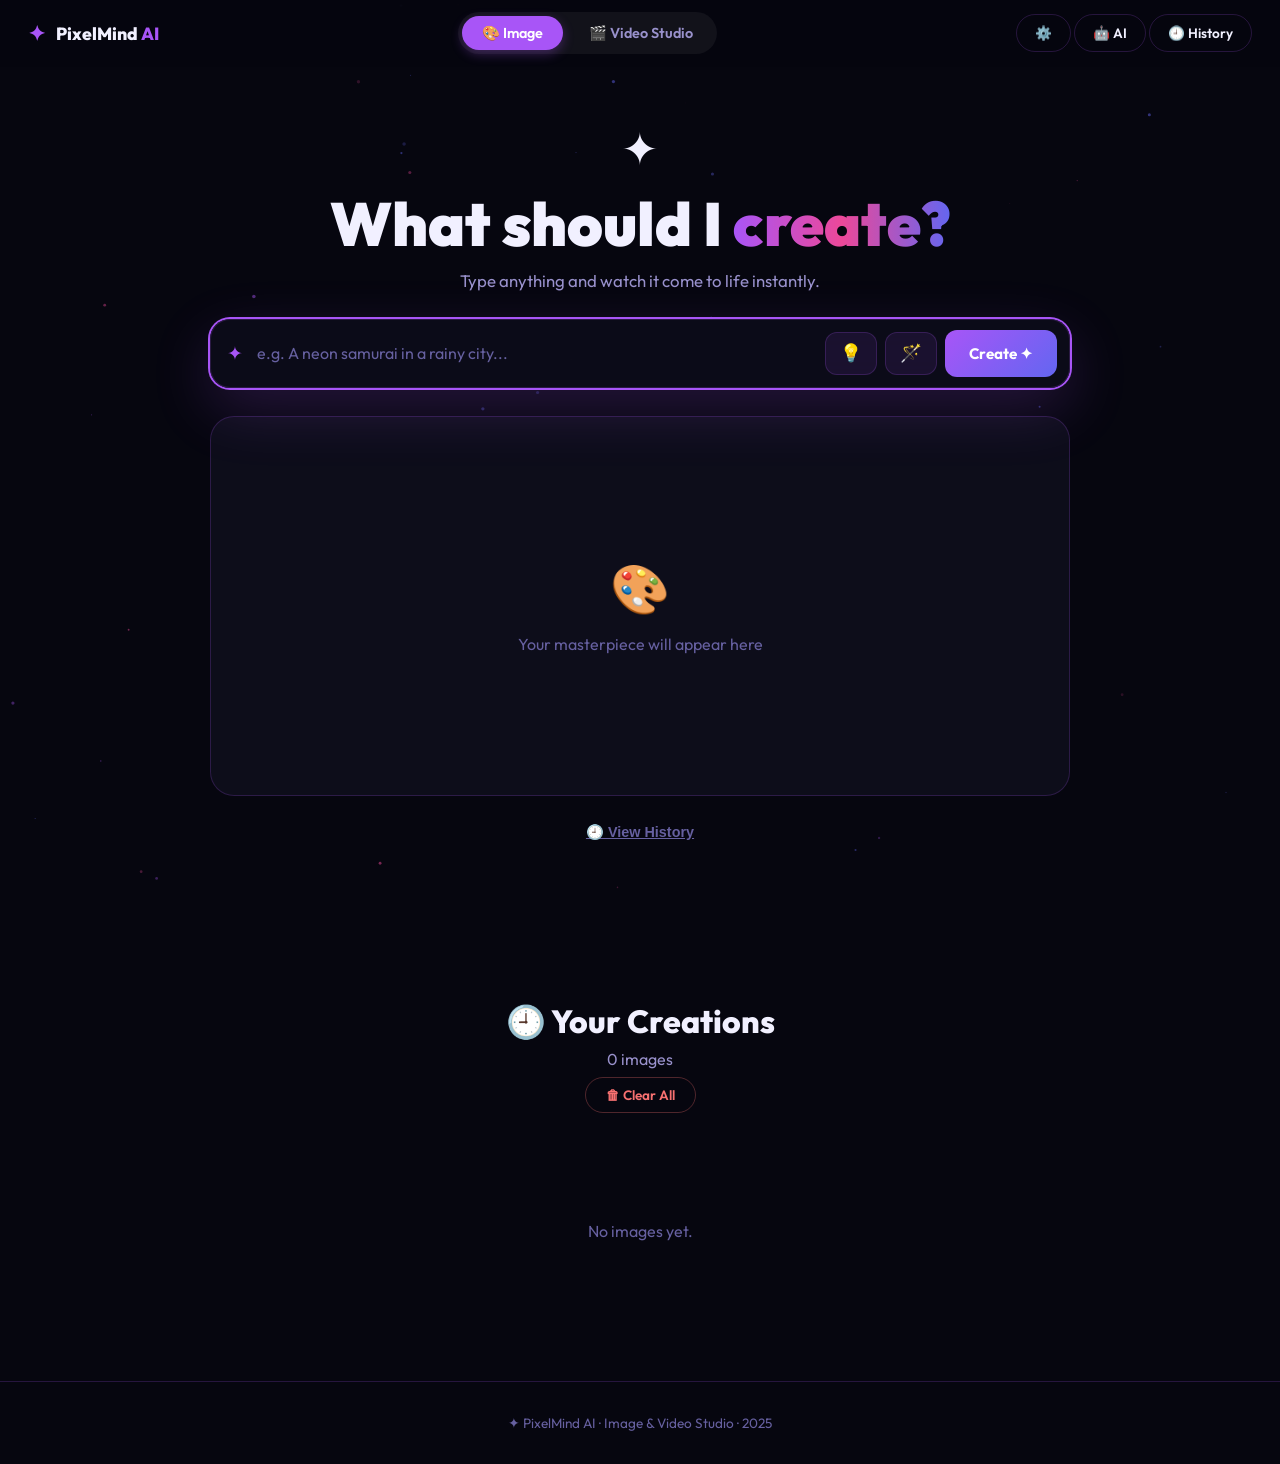
<file: project/index.html>
<!DOCTYPE html>
<html lang="en">
<head>
  <meta charset="UTF-8" />
  <meta name="viewport" content="width=device-width, initial-scale=1.0, maximum-scale=1.0, user-scalable=no" />
  <meta name="theme-color" content="#06060f" />
  <meta name="apple-mobile-web-app-capable" content="yes" />
  <meta name="apple-mobile-web-app-status-bar-style" content="black-translucent" />
  <title>PixelMind AI – Image & Video Studio</title>
  <meta name="description" content="Generate AI images, create animations, upload and edit images and videos with AI filters." />
  <link href="https://fonts.googleapis.com/css2?family=Outfit:wght@300;400;600;700;800;900&display=swap" rel="stylesheet" />
  <link rel="stylesheet" href="style.css" />
</head>
<body>

<!-- PRELOADER -->
<div id="preloader">
  <div class="preloader-inner">
    <div class="preloader-ring"></div>
    <div class="preloader-ring r2"></div>
    <p class="preloader-text">PixelMind AI<span class="dots">...</span></p>
  </div>
</div>

<!-- CANVAS -->
<canvas id="particles-canvas"></canvas>

<!-- TOAST -->
<div id="toast" class="toast"></div>

<!-- NAVBAR -->
<nav id="navbar">
  <div class="nav-logo">
    <span class="logo-icon">✦</span>
    <span>PixelMind <span class="accent">AI</span></span>
  </div>
  <div class="nav-tabs">
    <button class="nav-tab active" id="tab-img" onclick="switchMode('image')">🎨 Image</button>
    <button class="nav-tab" id="tab-vid" onclick="switchMode('video')">🎬 Video Studio</button>
  </div>
  <div class="nav-cta">
    <button class="btn-glow" onclick="openSettings()">⚙️</button>
    <button class="btn-glow" onclick="openAIAssistant()">🤖 AI</button>
    <button class="btn-glow" onclick="scrollToSection('history')">🕘 History</button>
  </div>
</nav>

<!-- ══════════ IMAGE MODE ══════════ -->
<main id="mode-image" class="mode-panel">
  <div class="zen-wrap">
    <div class="zen-header">
      <div class="zen-logo">✦</div>
      <h1>What should I <span class="gradient-text">create?</span></h1>
      <p class="zen-sub">Type anything and watch it come to life instantly.</p>
    </div>

    <div class="zen-box glass-card">
      <span class="zen-icon">✦</span>
      <input type="text" id="main-input" placeholder="e.g. A neon samurai in a rainy city..." autocomplete="off" />
      <div class="btn-group">
        <button id="suggest-btn-img" onclick="suggestPrompt('image')" title="Auto-Suggest">💡</button>
        <button id="magic-btn" onclick="magicExpand()" title="Enhance Prompt">🪄</button>
        <button id="create-btn" onclick="generateImage()">Create ✦</button>
      </div>
    </div>

    <div id="output-area" class="output-area">
      <div id="output-placeholder" class="output-placeholder">
        <div class="placeholder-icon">🎨</div>
        <p>Your masterpiece will appear here</p>
      </div>
      <div id="output-loader" class="output-loader" style="display:none;">
        <div class="spinner"></div>
        <p id="loader-msg">AI is creating your image...</p>
        <div class="progress-track"><div id="progress-bar" class="progress-bar-fill"></div></div>
      </div>
      <img id="output-img" style="display:none;" alt="AI Generated Image" />
    </div>

    <div id="refine-panel" class="refine-panel glass-card" style="display:none;">
      <div class="refine-top">
        <h3>✨ Refine Your Image</h3>
        <div class="refine-actions-top">
          <button class="btn-download" onclick="downloadImage()">⬇ Download</button>
          <button class="btn-share" onclick="shareImage()">🔗 Share</button>
          <button class="btn-close-refine" onclick="document.getElementById('refine-panel').style.display='none'">✕</button>
        </div>
      </div>
      <div class="refine-body">
        <div class="refine-group">
          <label>Dimensions</label>
          <div class="chip-row">
            <button class="chip active" data-size="1024x1024" onclick="selectChip(this,'size')">Square</button>
            <button class="chip" data-size="768x1024" onclick="selectChip(this,'size')">Portrait</button>
            <button class="chip" data-size="1024x768" onclick="selectChip(this,'size')">Landscape</button>
            <button class="chip" data-size="1280x720" onclick="selectChip(this,'size')">Wide 16:9</button>
          </div>
        </div>
        <div class="refine-group">
          <label>Quality</label>
          <div class="chip-row">
            <button class="chip active" data-quality="standard" onclick="selectChip(this,'quality')">Standard</button>
            <button class="chip" data-quality="hd" onclick="selectChip(this,'quality')">HD</button>
            <button class="chip" data-quality="ultra" onclick="selectChip(this,'quality')">4K Ultra</button>
          </div>
        </div>
      </div>
      <button class="btn-regenerate" onclick="generateImage()">⚡ Apply & Regenerate</button>
    </div>

    <button class="btn-view-history" onclick="scrollToSection('history')">🕘 View History</button>
  </div>
</main>

<!-- ══════════ VIDEO STUDIO MODE ══════════ -->
<main id="mode-video" class="mode-panel" style="display:none;">
  <div class="zen-wrap">

    <div class="zen-header">
      <div class="zen-logo">🎬</div>
      <h1>Video <span class="gradient-text">Studio</span></h1>
      <p class="zen-sub">Generate animations or upload & edit your media with AI filters.</p>
    </div>

    <!-- Studio Sub-Tabs -->
    <div class="studio-tabs">
      <button class="studio-tab active" id="stab-gen" onclick="switchStudio('generate')">✨ AI Animation</button>
      <button class="studio-tab" id="stab-edit" onclick="switchStudio('edit')">✏️ Upload & Edit</button>
    </div>

    <!-- ── AI ANIMATION PANEL ── -->
    <div id="studio-generate" class="studio-panel">
      <div class="zen-box glass-card">
      <span class="zen-icon">🎬</span>
      <input type="text" id="video-prompt" placeholder="e.g. A phoenix rising from flames..." autocomplete="off" />
      <div class="btn-group">
        <button id="suggest-btn-vid" onclick="suggestPrompt('video')" title="Auto-Suggest">💡</button>
        <button id="magic-btn-v" onclick="magicExpandVideo()" title="Enhance">🪄</button>
        <button id="voice-btn" onclick="toggleVoice()" title="AI Voice Narration">🎙️</button>
        <button id="anim-btn" onclick="generateAnimation()">Animate ▶</button>
      </div>
      </div>

      <div class="refine-body" style="margin-top:8px;width:100%">
        <div class="refine-group">
          <label>Resolution</label>
          <div class="chip-row">
            <button class="chip active" data-res="720" onclick="selectChip(this,'res')">HD 720p</button>
            <button class="chip" data-res="1080" onclick="selectChip(this,'res')">Full HD 1080p</button>
            <button class="chip" data-res="1440" onclick="selectChip(this,'res')">2K QHD</button>
          </div>
        </div>
        <div class="refine-group">
          <label>Options</label>
          <div class="chip-row">
            <button class="chip active" data-frames="6" onclick="selectChip(this,'frames')">6 Frames</button>
            <button class="chip" data-frames="10" onclick="selectChip(this,'frames')">10 Frames (Epic)</button>
          </div>
        </div>
      </div>

      <!-- Animation Output -->
      <div id="anim-area" class="output-area">
        <div id="anim-placeholder" class="output-placeholder">
          <div class="placeholder-icon">🎬</div>
          <p>Your animation will play here</p>
        </div>
        <div id="anim-loader" class="output-loader" style="display:none;">
          <div class="spinner"></div>
          <p id="anim-loader-msg">Generating frame 0 / 6...</p>
          <div class="progress-track"><div id="anim-progress" class="progress-bar-fill"></div></div>
        </div>
        <div id="anim-player" class="anim-player" style="display:none;">
          <video id="anim-video" controls loop playsinline style="width:100%;border-radius:12px;"></video>
          <div class="anim-controls">
            <button onclick="togglePlay()" id="play-btn">⏸ Pause</button>
            <button onclick="downloadVideoFile()">⬇ Download Video</button>
            <span class="frame-counter" id="anim-duration">10+ sec AI Video</span>
          </div>
        </div>
      </div>
    </div>

    <!-- ── UPLOAD & EDIT PANEL ── -->
    <div id="studio-edit" class="studio-panel" style="display:none;">

      <!-- Drop Zone -->
      <div class="upload-zone glass-card" id="upload-zone"
           onclick="document.getElementById('media-upload').click()"
           ondragover="event.preventDefault();this.classList.add('drag-over')"
           ondragleave="this.classList.remove('drag-over')"
           ondrop="handleDrop(event)">
        <div class="upload-icon">📁</div>
        <p class="upload-title">Drop image or video here</p>
        <p class="upload-sub">or click to browse · JPG, PNG, MP4, WebM, MOV</p>
        <input type="file" id="media-upload" accept="image/*,video/*" style="display:none;" onchange="handleFileSelect(this)" />
      </div>

      <!-- Editor (hidden until upload) -->
      <div id="editor-panel" class="editor-panel" style="display:none;">
        <div class="editor-layout">
          <!-- Preview -->
          <div class="editor-preview glass-card">
            <canvas id="edit-canvas" style="display:none;"></canvas>
            <video id="edit-video" style="display:none;" controls loop playsinline webkit-playsinline></video>
            <div class="editor-overlay-badge" id="media-type-badge"></div>
          </div>

          <!-- Controls -->
          <div class="editor-controls glass-card">
            <h3>🎨 AI Filters</h3>

            <div class="filter-group">
              <div class="filter-presets">
                <button class="preset-btn" onclick="applyPreset('cinematic')">🎬 Cinematic</button>
                <button class="preset-btn" onclick="applyPreset('vintage')">📷 Vintage</button>
                <button class="preset-btn" onclick="applyPreset('cyberpunk')">🌆 Cyberpunk</button>
                <button class="preset-btn" onclick="applyPreset('bw')">⬛ B&W</button>
                <button class="preset-btn" onclick="applyPreset('warm')">🌅 Warm</button>
                <button class="preset-btn" onclick="applyPreset('cool')">❄️ Cool</button>
                <button class="preset-btn" onclick="applyPreset('reset')">↩ Reset</button>
              </div>
            </div>

            <div class="slider-group">
              <div class="slider-row">
                <label>Brightness <span id="v-brightness">100</span>%</label>
                <input type="range" id="f-brightness" min="0" max="200" value="100" oninput="applyFilters()">
              </div>
              <div class="slider-row">
                <label>Contrast <span id="v-contrast">100</span>%</label>
                <input type="range" id="f-contrast" min="0" max="200" value="100" oninput="applyFilters()">
              </div>
              <div class="slider-row">
                <label>Saturation <span id="v-saturation">100</span>%</label>
                <input type="range" id="f-saturation" min="0" max="200" value="100" oninput="applyFilters()">
              </div>
              <div class="slider-row">
                <label>Hue Rotate <span id="v-hue">0</span>°</label>
                <input type="range" id="f-hue" min="0" max="360" value="0" oninput="applyFilters()">
              </div>
              <div class="slider-row">
                <label>Blur <span id="v-blur">0</span>px</label>
                <input type="range" id="f-blur" min="0" max="20" value="0" oninput="applyFilters()">
              </div>
              <div class="slider-row">
                <label>Sepia <span id="v-sepia">0</span>%</label>
                <input type="range" id="f-sepia" min="0" max="100" value="0" oninput="applyFilters()">
              </div>
            </div>

            <div class="editor-actions">
              <button class="btn-download" onclick="downloadEdited()">⬇ Download Edited</button>
              <button class="btn-share" onclick="document.getElementById('upload-zone').click()">📁 New File</button>
            </div>
          </div>
        </div>
      </div>
    </div>

  </div>
</main>

<!-- HISTORY SECTION -->
<section id="history">
  <div class="section-header">
    <h2>🕘 Your Creations</h2>
    <p id="history-count">0 images</p>
    <button class="btn-clear-history" onclick="clearHistory()">🗑 Clear All</button>
  </div>
  <div id="history-grid" class="history-grid">
    <div id="history-empty" class="history-empty">No images yet. Create something!</div>
  </div>
</section>

<!-- ══════════ OPENROUTER SETTINGS MODAL ══════════ -->
<div id="settings-modal" class="modal-overlay" style="display:none;" onclick="if(event.target===this)closeSettings()">
  <div class="modal-box glass-card">
    <button class="modal-close" onclick="closeSettings()">✕</button>
    <div class="modal-logo">⚙️</div>
    <h2>OpenRouter AI Settings</h2>
    <p class="modal-sub">Connect to OpenRouter for AI-powered prompt enhancement and assistant.</p>
    <div class="form-group">
      <label>API Key</label>
      <input type="password" id="or-api-key" placeholder="sk-or-v1-..." />
    </div>
    <div class="form-group">
      <label>Model</label>
      <select id="or-model" class="form-select">
        <option value="mistralai/mistral-7b-instruct:free">Mistral 7B (free)</option>
        <option value="google/gemma-2-9b-it:free">Gemma 2 9B (free)</option>
        <option value="meta-llama/llama-3.1-8b-instruct:free">Llama 3.1 8B (free)</option>
        <option value="openai/gpt-4o-mini">GPT-4o Mini</option>
        <option value="anthropic/claude-3-haiku">Claude 3 Haiku</option>
        <option value="openai/gpt-4o">GPT-4o</option>
        <option value="anthropic/claude-3.5-sonnet">Claude 3.5 Sonnet</option>
      </select>
    </div>
    <button class="btn-generate" onclick="saveOpenRouterSettings()">Save Settings</button>
    <p id="or-status" class="modal-status"></p>
  </div>
</div>

<!-- ══════════ AI ASSISTANT MODAL ══════════ -->
<div id="ai-assistant-modal" class="modal-overlay" style="display:none;" onclick="if(event.target===this)closeAIAssistant()">
  <div class="modal-box glass-card modal-wide">
    <button class="modal-close" onclick="closeAIAssistant()">✕</button>
    <div class="modal-logo">🤖</div>
    <h2>AI Assistant</h2>
    <p class="modal-sub">Brainstorm prompts, get creative ideas, or refine your vision.</p>
    <div class="chat-box" id="chat-box">
      <div class="chat-msg bot">
        <span>Hi! I'm your AI assistant. Tell me what you want to create and I'll help craft the perfect prompt.</span>
      </div>
    </div>
    <div class="chat-input-row">
      <input type="text" id="chat-input" placeholder="e.g. I want a futuristic cityscape..." onkeydown="if(event.key==='Enter')sendChatMessage()" />
      <button class="chat-send-btn" onclick="sendChatMessage()">Send</button>
    </div>
    <div class="chat-actions">
      <button class="btn-glow" onclick="useChatPrompt()">📋 Use as Prompt</button>
      <button class="btn-glow" onclick="clearChat()">🗑 Clear</button>
    </div>
  </div>
</div>

<footer>
  <span>✦ PixelMind AI · Image & Video Studio · 2025</span>
</footer>

<script src="app.js"></script>
</body>
</html>
</file>
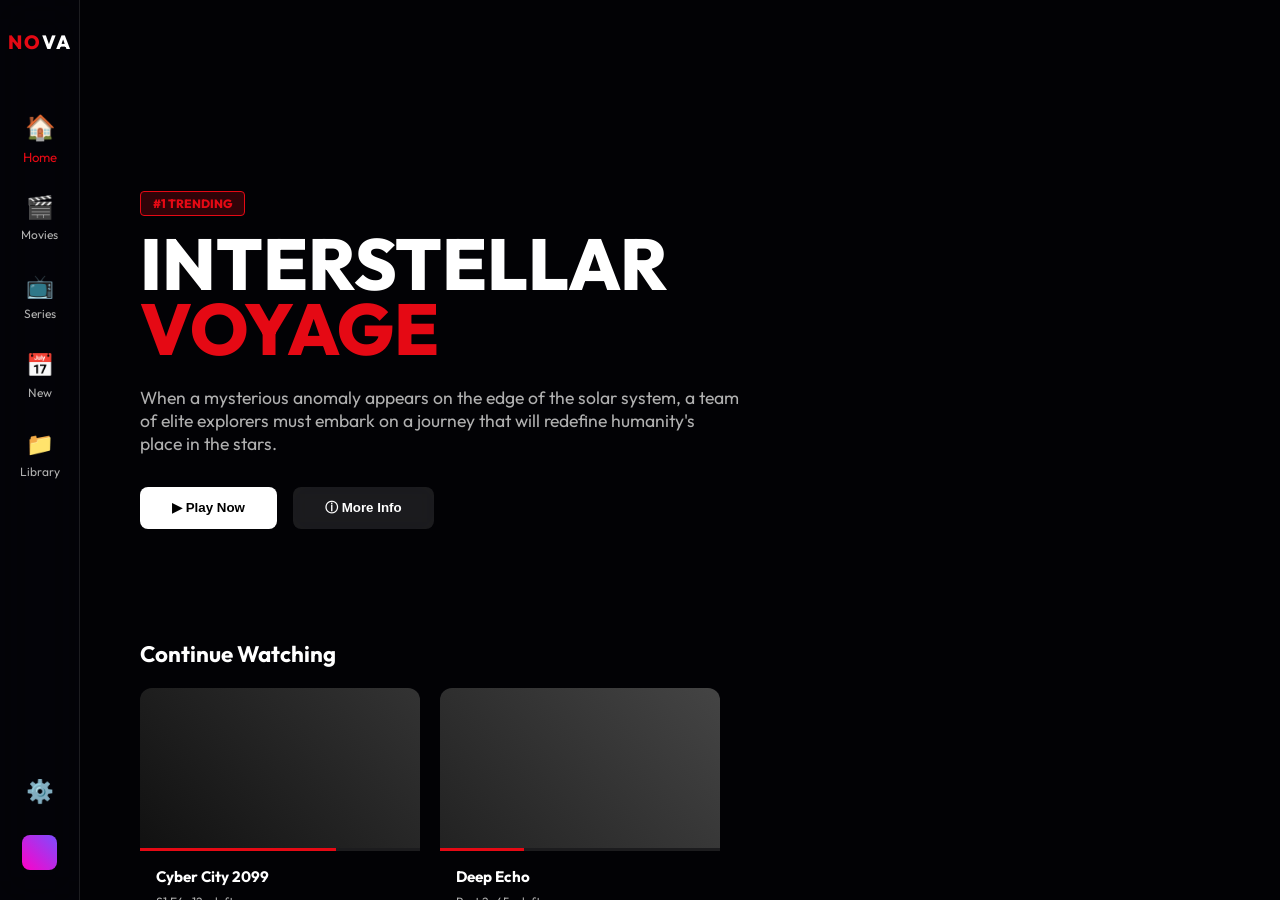
<file: project/nova_stream/index.html>
<!DOCTYPE html>
<html lang="en">
<head>
    <meta charset="UTF-8">
    <meta name="viewport" content="width=device-width, initial-scale=1.0">
    <title>Nova Stream | Future of Entertainment</title>
    <link rel="preconnect" href="https://fonts.googleapis.com">
    <link rel="preconnect" href="https://fonts.gstatic.com" crossorigin>
    <link href="https://fonts.googleapis.com/css2?family=Outfit:wght@300;400;600;800&display=swap" rel="stylesheet">
    <link rel="stylesheet" href="style.css">
</head>
<body>
    <div class="app-container">
        <!-- ── SIDEBAR ── -->
        <aside class="sidebar glass">
            <div class="logo">NO<span>VA</span></div>
            <nav class="nav-menu">
                <a href="#" class="nav-item active"><span>🏠</span> Home</a>
                <a href="#" class="nav-item"><span>🎬</span> Movies</a>
                <a href="#" class="nav-item"><span>📺</span> Series</a>
                <a href="#" class="nav-item"><span>📅</span> New</a>
                <a href="#" class="nav-item"><span>📁</span> Library</a>
            </nav>
            <div class="nav-bottom">
                <a href="#" class="nav-item"><span>⚙️</span></a>
                <div class="avatar"></div>
            </div>
        </aside>

        <!-- ── MAIN CONTENT ── -->
        <main class="content">
            <!-- HERO SECTION -->
            <section class="hero">
                <div class="hero-overlay"></div>
                <div class="hero-content">
                    <div class="hero-badge">#1 TRENDING</div>
                    <h1 class="hero-title">INTERSTELLAR <br><span>VOYAGE</span></h1>
                    <p class="hero-desc">When a mysterious anomaly appears on the edge of the solar system, a team of elite explorers must embark on a journey that will redefine humanity's place in the stars.</p>
                    <div class="hero-btns">
                        <button class="btn-play">▶ Play Now</button>
                        <button class="btn-info">ⓘ More Info</button>
                    </div>
                </div>
            </section>

            <!-- CONTENT RAILS -->
            <div class="rails">
                <!-- RAIL 1 -->
                <section class="rail">
                    <h3 class="rail-title">Continue Watching</h3>
                    <div class="rail-grid">
                        <div class="movie-card glass">
                            <div class="poster p1"></div>
                            <div class="progress-bar"><div class="progress" style="width: 70%;"></div></div>
                            <div class="movie-info">
                                <h4>Cyber City 2099</h4>
                                <span>S1:E4 · 12m left</span>
                            </div>
                        </div>
                        <div class="movie-card glass">
                            <div class="poster p2"></div>
                            <div class="progress-bar"><div class="progress" style="width: 30%;"></div></div>
                            <div class="movie-info">
                                <h4>Deep Echo</h4>
                                <span>Part 2 · 45m left</span>
                            </div>
                        </div>
                    </div>
                </section>

                <!-- RAIL 2 -->
                <section class="rail">
                    <h3 class="rail-title">Recommended for You</h3>
                    <div class="rail-grid">
                        <div class="movie-card glass">
                            <div class="poster p3"></div>
                            <div class="movie-info"><h4>The Last AI</h4><span>2024 · Action</span></div>
                        </div>
                        <div class="movie-card glass">
                            <div class="poster p4"></div>
                            <div class="movie-info"><h4>Neon Dreams</h4><span>2024 · Drama</span></div>
                        </div>
                        <div class="movie-card glass">
                            <div class="poster p5"></div>
                            <div class="movie-info"><h4>Orbital Flight</h4><span>2024 · Sci-Fi</span></div>
                        </div>
                        <div class="movie-card glass">
                            <div class="poster p6"></div>
                            <div class="movie-info"><h4>Silent Forest</h4><span>2023 · Thriller</span></div>
                        </div>
                    </div>
                </section>
            </div>
        </main>
    </div>

    <script src="app.js"></script>
</body>
</html>
</file>
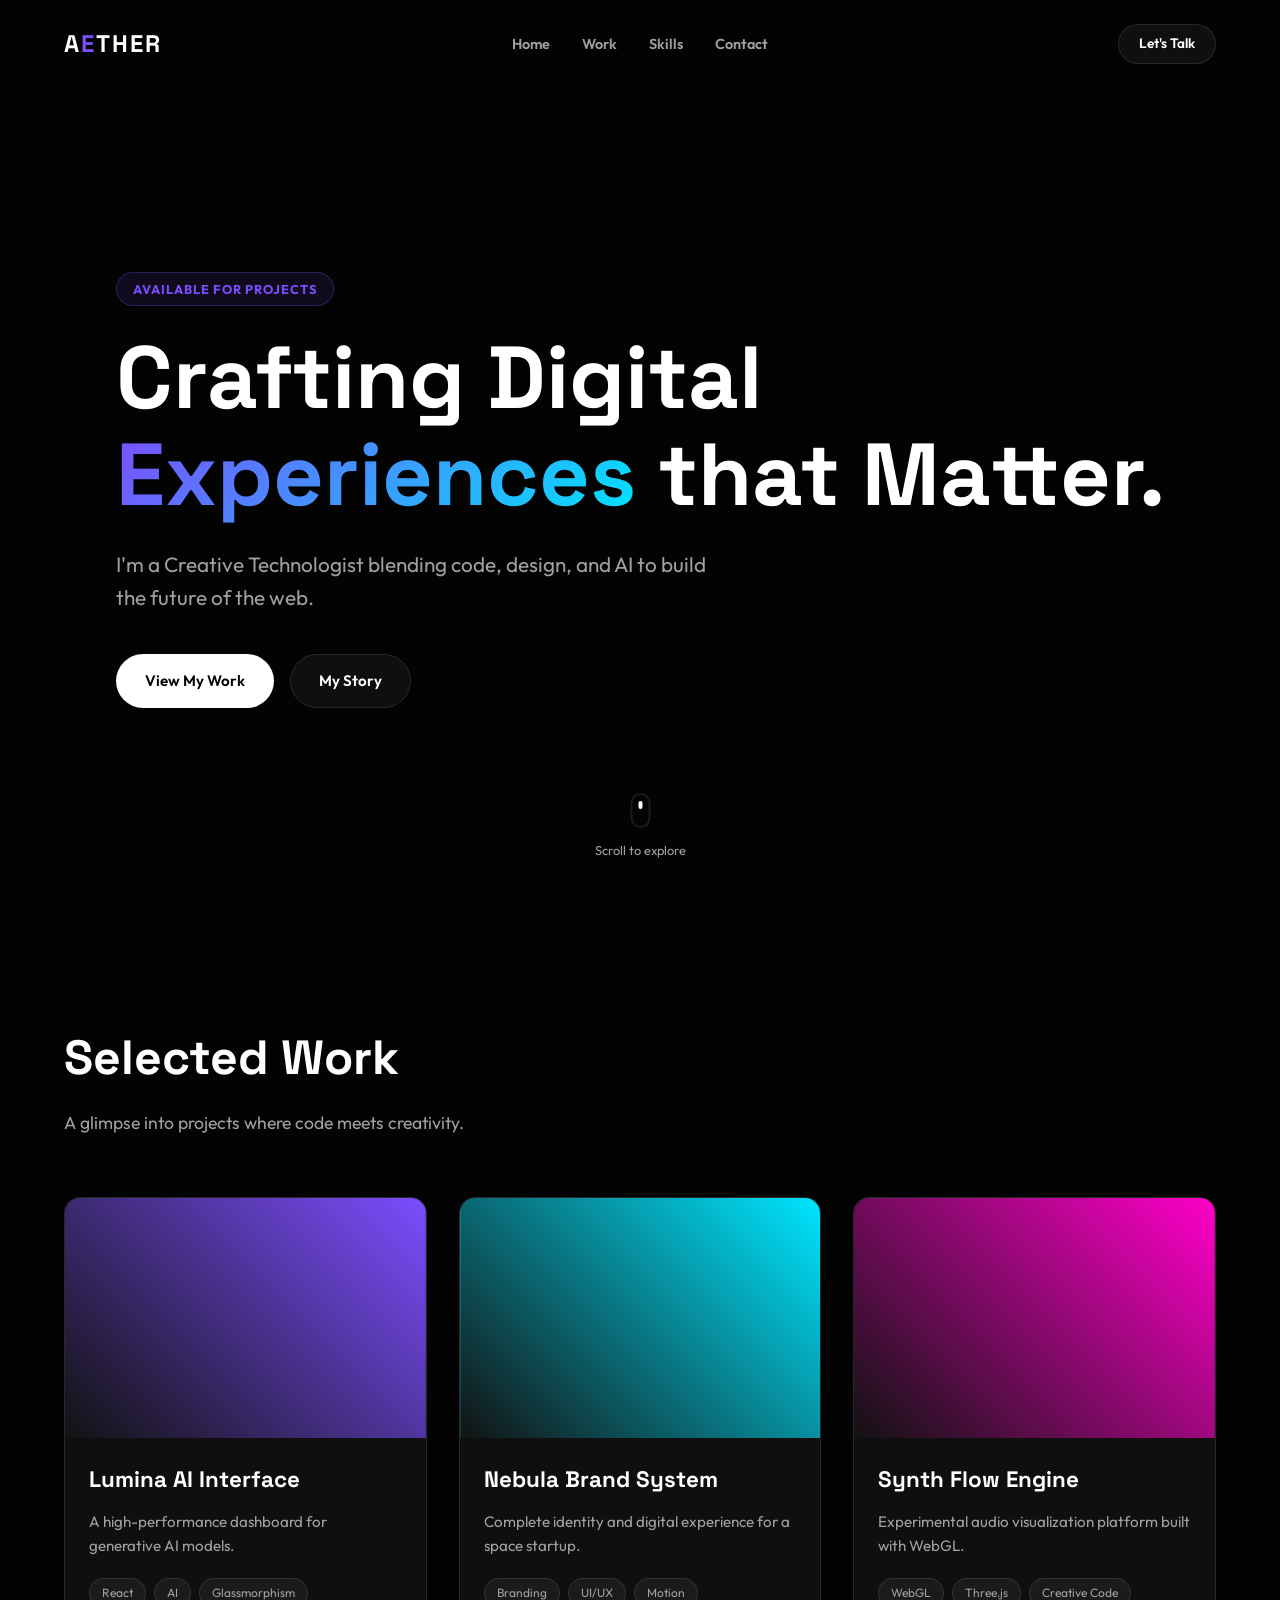
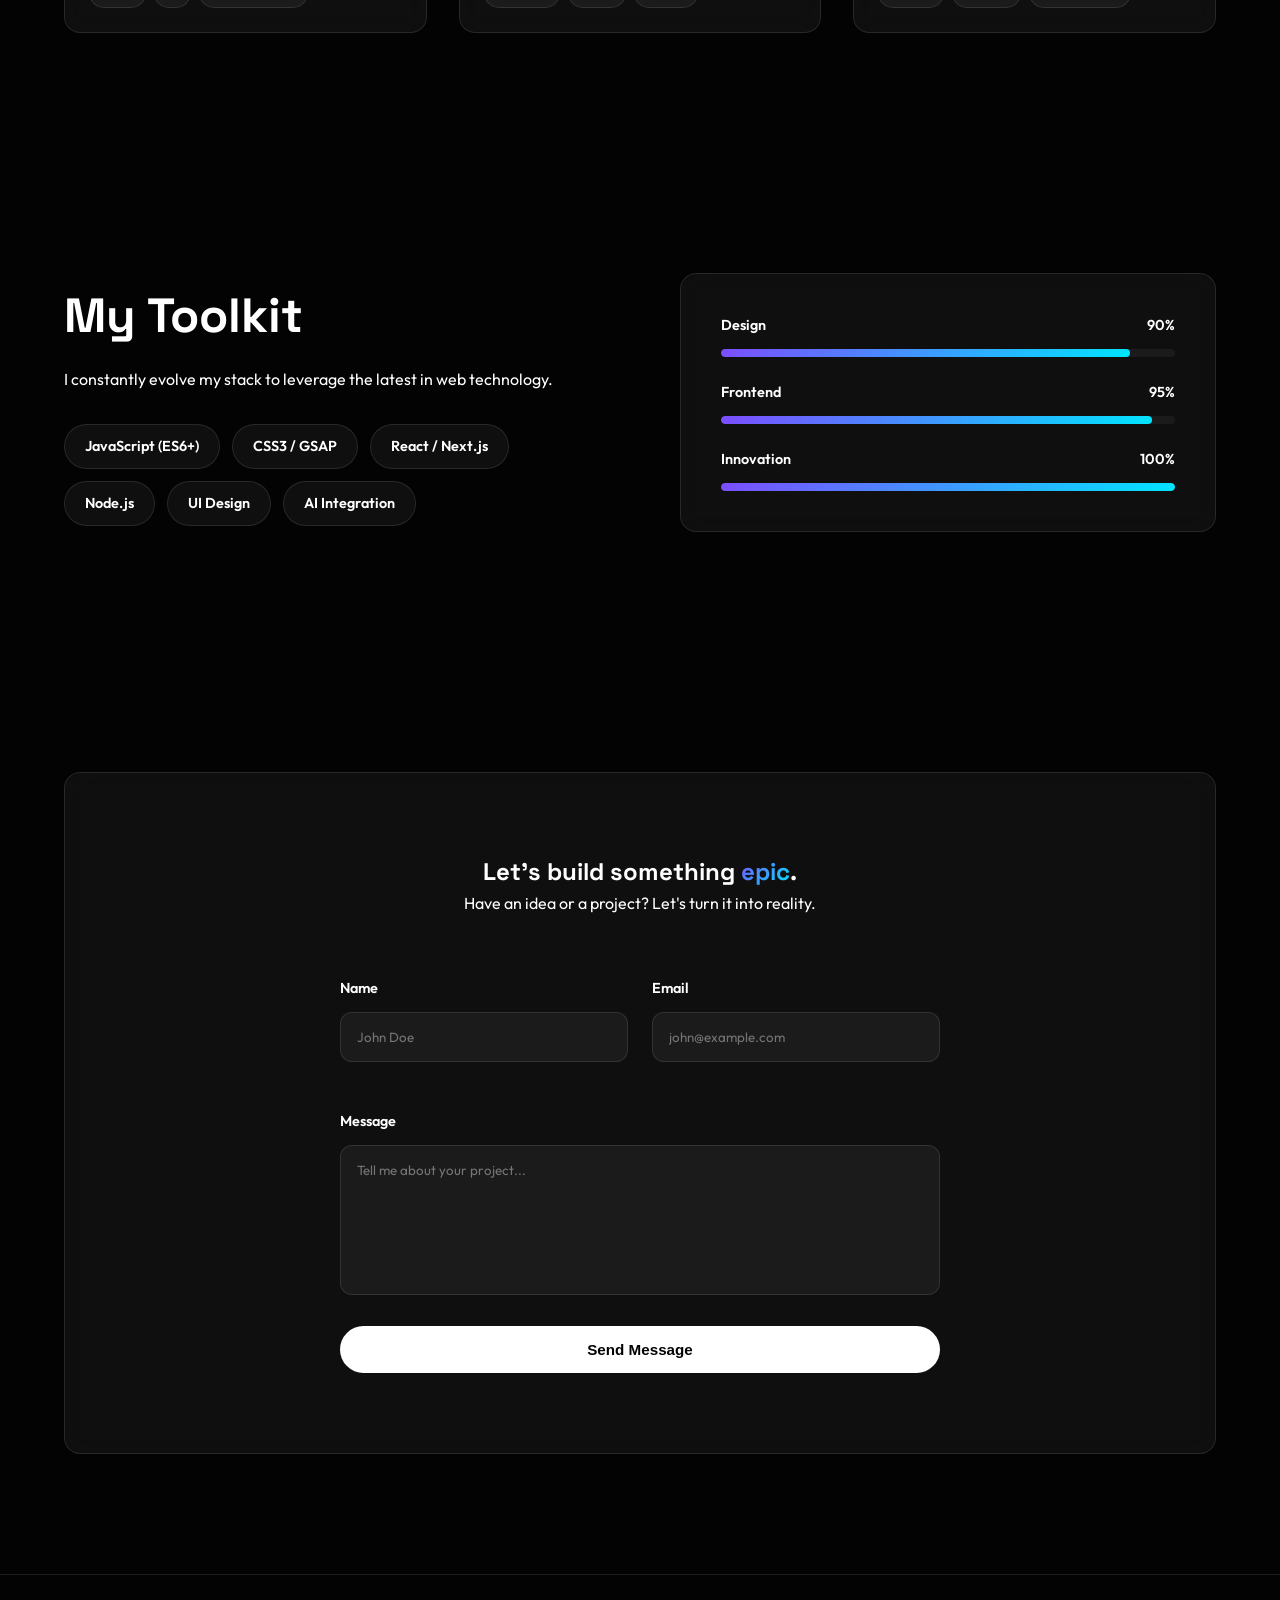
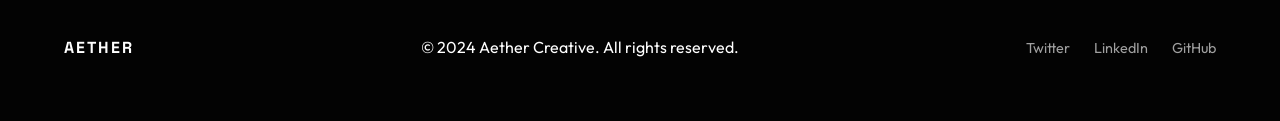
<file: project/portfolio_site/index.html>
<!DOCTYPE html>
<html lang="en">
<head>
    <meta charset="UTF-8">
    <meta name="viewport" content="width=device-width, initial-scale=1.0">
    <title>Aether | Creative Technologist Portfolio</title>
    <meta name="description" content="Portfolio of a Creative Technologist specializing in AI, Design, and Modern Web Experiences.">
    <!-- Fonts -->
    <link rel="preconnect" href="https://fonts.googleapis.com">
    <link rel="preconnect" href="https://fonts.gstatic.com" crossorigin>
    <link href="https://fonts.googleapis.com/css2?family=Outfit:wght@300;400;600;800&family=Space+Grotesk:wght@400;700&display=swap" rel="stylesheet">
    <link rel="stylesheet" href="style.css">
</head>
<body>
    <!-- ── BACKGROUND ANIMATION ── -->
    <div class="bg-gradient"></div>
    <div class="bg-blobs">
        <div class="blob blob-1"></div>
        <div class="blob blob-2"></div>
        <div class="blob blob-3"></div>
    </div>

    <!-- ── NAVIGATION ── -->
    <nav id="navbar">
        <div class="container">
            <div class="logo">A<span>E</span>THER</div>
            <ul class="nav-links">
                <li><a href="#hero">Home</a></li>
                <li><a href="#work">Work</a></li>
                <li><a href="#skills">Skills</a></li>
                <li><a href="#contact">Contact</a></li>
            </ul>
            <div class="nav-cta">
                <a href="#contact" class="btn-sm">Let's Talk</a>
            </div>
        </div>
    </nav>

    <!-- ── HERO SECTION ── -->
    <section id="hero">
        <div class="container">
            <div class="hero-content">
                <div class="badge">Available for Projects</div>
                <h1 class="hero-title">Crafting Digital <br><span class="text-gradient">Experiences</span> that Matter.</h1>
                <p class="hero-subtitle">I'm a Creative Technologist blending code, design, and AI to build the future of the web.</p>
                <div class="hero-actions">
                    <a href="#work" class="btn-primary">View My Work</a>
                    <a href="#about" class="btn-secondary">My Story</a>
                </div>
            </div>
            <div class="hero-scroll">
                <div class="mouse"></div>
                <span>Scroll to explore</span>
            </div>
        </div>
    </section>

    <!-- ── WORK SECTION ── -->
    <section id="work">
        <div class="container">
            <div class="section-header">
                <h2 class="section-title">Selected Work</h2>
                <p class="section-tagline">A glimpse into projects where code meets creativity.</p>
            </div>
            <div class="work-grid">
                <!-- Project 1 -->
                <div class="project-card glass">
                    <div class="project-img p1"></div>
                    <div class="project-info">
                        <h3>Lumina AI Interface</h3>
                        <p>A high-performance dashboard for generative AI models.</p>
                        <div class="project-tags">
                            <span>React</span><span>AI</span><span>Glassmorphism</span>
                        </div>
                    </div>
                </div>
                <!-- Project 2 -->
                <div class="project-card glass">
                    <div class="project-img p2"></div>
                    <div class="project-info">
                        <h3>Nebula Brand System</h3>
                        <p>Complete identity and digital experience for a space startup.</p>
                        <div class="project-tags">
                            <span>Branding</span><span>UI/UX</span><span>Motion</span>
                        </div>
                    </div>
                </div>
                <!-- Project 3 -->
                <div class="project-card glass">
                    <div class="project-img p3"></div>
                    <div class="project-info">
                        <h3>Synth Flow Engine</h3>
                        <p>Experimental audio visualization platform built with WebGL.</p>
                        <div class="project-tags">
                            <span>WebGL</span><span>Three.js</span><span>Creative Code</span>
                        </div>
                    </div>
                </div>
            </div>
        </div>
    </section>

    <!-- ── SKILLS SECTION ── -->
    <section id="skills">
        <div class="container">
            <div class="skills-grid">
                <div class="skills-content">
                    <h2 class="section-title">My Toolkit</h2>
                    <p>I constantly evolve my stack to leverage the latest in web technology.</p>
                    <div class="skill-tags">
                        <span class="skill-tag">JavaScript (ES6+)</span>
                        <span class="skill-tag">CSS3 / GSAP</span>
                        <span class="skill-tag">React / Next.js</span>
                        <span class="skill-tag">Node.js</span>
                        <span class="skill-tag">UI Design</span>
                        <span class="skill-tag">AI Integration</span>
                    </div>
                </div>
                <div class="skills-visual glass">
                    <div class="skill-bar">
                        <div class="sb-label">Design <span>90%</span></div>
                        <div class="sb-track"><div class="sb-fill" style="width: 90%;"></div></div>
                    </div>
                    <div class="skill-bar">
                        <div class="sb-label">Frontend <span>95%</span></div>
                        <div class="sb-track"><div class="sb-fill" style="width: 95%;"></div></div>
                    </div>
                    <div class="skill-bar">
                        <div class="sb-label">Innovation <span>100%</span></div>
                        <div class="sb-track"><div class="sb-fill" style="width: 100%;"></div></div>
                    </div>
                </div>
            </div>
        </div>
    </section>

    <!-- ── CONTACT SECTION ── -->
    <section id="contact">
        <div class="container">
            <div class="contact-card glass">
                <div class="contact-header">
                    <h2>Let's build something <span class="text-gradient">epic</span>.</h2>
                    <p>Have an idea or a project? Let's turn it into reality.</p>
                </div>
                <form class="contact-form">
                    <div class="form-row">
                        <div class="form-group">
                            <label>Name</label>
                            <input type="text" placeholder="John Doe">
                        </div>
                        <div class="form-group">
                            <label>Email</label>
                            <input type="email" placeholder="john@example.com">
                        </div>
                    </div>
                    <div class="form-group">
                        <label>Message</label>
                        <textarea placeholder="Tell me about your project..."></textarea>
                    </div>
                    <button type="submit" class="btn-primary">Send Message</button>
                </form>
            </div>
        </div>
    </section>

    <!-- ── FOOTER ── -->
    <footer>
        <div class="container">
            <div class="footer-grid">
                <div class="footer-logo">AETHER</div>
                <p>&copy; 2024 Aether Creative. All rights reserved.</p>
                <div class="social-links">
                    <a href="#">Twitter</a>
                    <a href="#">LinkedIn</a>
                    <a href="#">GitHub</a>
                </div>
            </div>
        </div>
    </footer>

    <script src="app.js"></script>
</body>
</html>
</file>
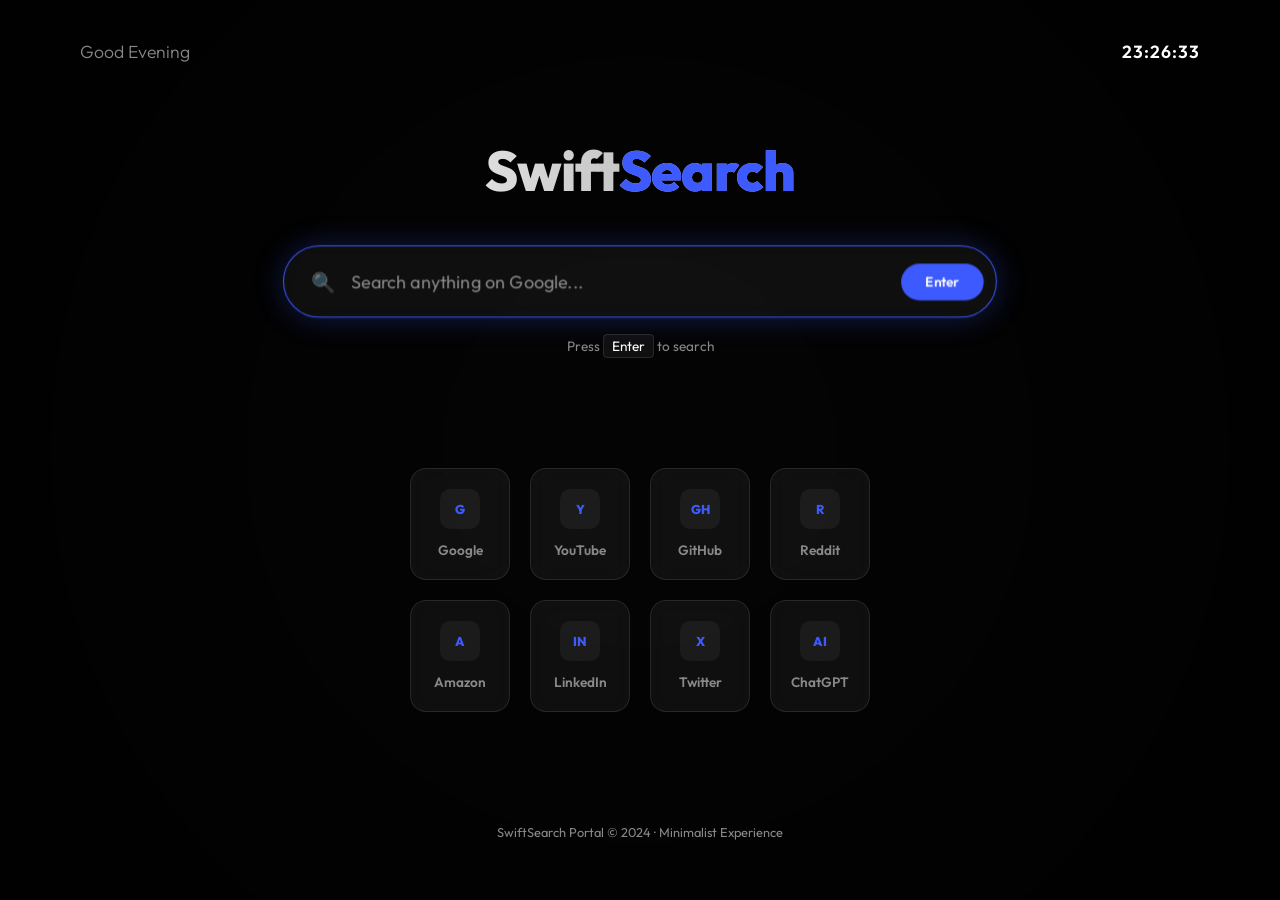
<file: project/swiftsearch/index.html>
<!DOCTYPE html>
<html lang="en">
<head>
    <meta charset="UTF-8">
    <meta name="viewport" content="width=device-width, initial-scale=1.0">
    <title>SwiftSearch | Modern Search Portal</title>
    <link rel="preconnect" href="https://fonts.googleapis.com">
    <link rel="preconnect" href="https://fonts.gstatic.com" crossorigin>
    <link href="https://fonts.googleapis.com/css2?family=Outfit:wght@300;400;600;800&display=swap" rel="stylesheet">
    <link rel="stylesheet" href="style.css">
</head>
<body>
    <div class="bg-vignette"></div>
    <div class="main-container">
        <!-- ── HEADER WIDGETS ── -->
        <header class="top-bar">
            <div id="greeting" class="greeting">Good Morning</div>
            <div id="clock" class="clock">00:00:00</div>
        </header>

        <!-- ── SEARCH CORE ── -->
        <main class="search-section">
            <div class="logo">Swift<span>Search</span></div>
            <form id="search-form" class="search-box glass">
                <div class="search-icon">🔍</div>
                <input type="text" id="search-input" placeholder="Search anything on Google..." autocomplete="off" autofocus>
                <button type="submit" class="search-btn">Enter</button>
            </form>
            <p class="search-hint">Press <span>Enter</span> to search</p>
        </main>

        <!-- ── QUICK LINKS ── -->
        <section class="quick-links">
            <div class="link-grid">
                <a href="https://www.google.com" target="_blank" class="link-item glass">
                    <div class="link-icon">G</div>
                    <span>Google</span>
                </a>
                <a href="https://www.youtube.com" target="_blank" class="link-item glass">
                    <div class="link-icon">Y</div>
                    <span>YouTube</span>
                </a>
                <a href="https://www.github.com" target="_blank" class="link-item glass">
                    <div class="link-icon">GH</div>
                    <span>GitHub</span>
                </a>
                <a href="https://www.reddit.com" target="_blank" class="link-item glass">
                    <div class="link-icon">R</div>
                    <span>Reddit</span>
                </a>
                <a href="https://www.amazon.com" target="_blank" class="link-item glass">
                    <div class="link-icon">A</div>
                    <span>Amazon</span>
                </a>
                <a href="https://www.linkedin.com" target="_blank" class="link-item glass">
                    <div class="link-icon">IN</div>
                    <span>LinkedIn</span>
                </a>
                <a href="https://twitter.com" target="_blank" class="link-item glass">
                    <div class="link-icon">X</div>
                    <span>Twitter</span>
                </a>
                <a href="https://chat.openai.com" target="_blank" class="link-item glass">
                    <div class="link-icon">AI</div>
                    <span>ChatGPT</span>
                </a>
            </div>
        </section>

        <!-- ── FOOTER ── -->
        <footer>
            <p>SwiftSearch Portal &copy; 2024 · Minimalist Experience</p>
        </footer>
    </div>

    <script src="app.js"></script>
</body>
</html>
</file>
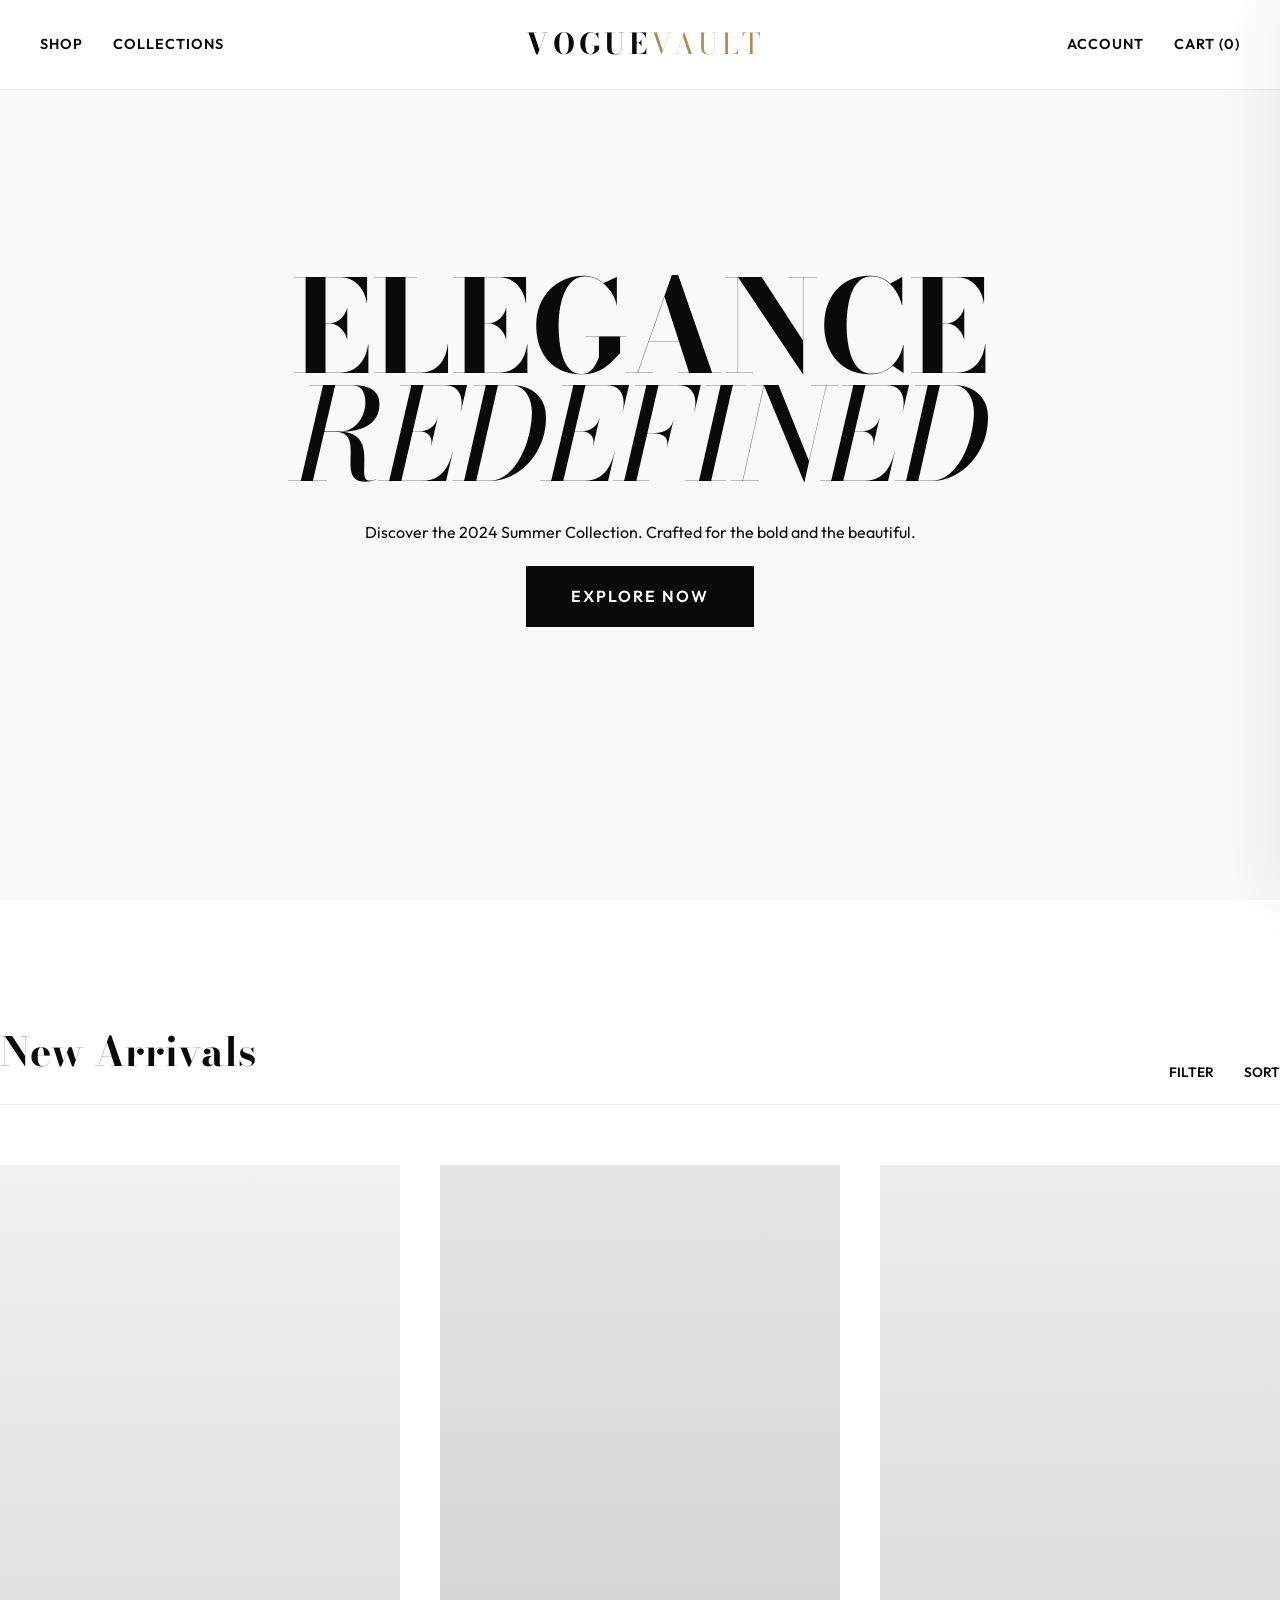
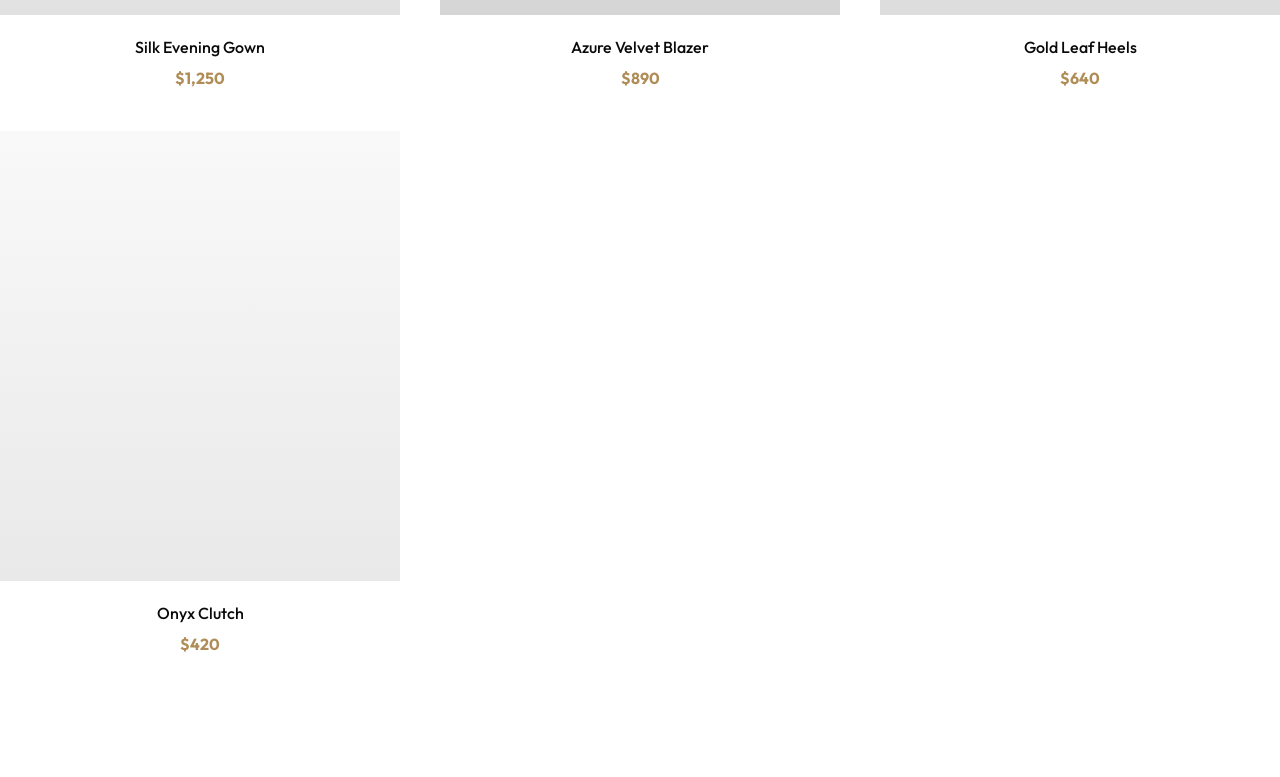
<file: project/vogue_vault/index.html>
<!DOCTYPE html>
<html lang="en">
<head>
    <meta charset="UTF-8">
    <meta name="viewport" content="width=device-width, initial-scale=1.0">
    <title>Vogue Vault | Luxury Fashion Store</title>
    <link rel="preconnect" href="https://fonts.googleapis.com">
    <link rel="preconnect" href="https://fonts.gstatic.com" crossorigin>
    <link href="https://fonts.googleapis.com/css2?family=Bodoni+Moda:ital,wght@0,400;0,700;1,400&family=Outfit:wght@300;400;600&display=swap" rel="stylesheet">
    <link rel="stylesheet" href="style.css">
</head>
<body>
    <!-- ── NAVIGATION ── -->
    <nav id="navbar">
        <div class="container">
            <div class="nav-left">
                <a href="#">Shop</a>
                <a href="#">Collections</a>
            </div>
            <div class="logo">VOGUE<span>VAULT</span></div>
            <div class="nav-right">
                <a href="#">Account</a>
                <a href="#" id="cart-btn">Cart (<span id="cart-count">0</span>)</a>
            </div>
        </div>
    </nav>

    <!-- ── HERO ── -->
    <header class="hero">
        <div class="hero-bg"></div>
        <div class="hero-content">
            <h1 class="hero-title">ELEGANCE <br><span>REDEFINED</span></h1>
            <p>Discover the 2024 Summer Collection. Crafted for the bold and the beautiful.</p>
            <a href="#products" class="btn-shop">Explore Now</a>
        </div>
    </header>

    <!-- ── PRODUCTS ── -->
    <section id="products" class="container">
        <div class="section-header">
            <h2>New Arrivals</h2>
            <div class="filters">
                <span>Filter</span><span>Sort</span>
            </div>
        </div>
        <div class="product-grid">
            <!-- Product 1 -->
            <div class="product-card">
                <div class="product-img i1">
                    <button class="add-to-cart">Quick Add</button>
                </div>
                <div class="product-info">
                    <h3>Silk Evening Gown</h3>
                    <p>$1,250</p>
                </div>
            </div>
            <!-- Product 2 -->
            <div class="product-card">
                <div class="product-img i2">
                    <button class="add-to-cart">Quick Add</button>
                </div>
                <div class="product-info">
                    <h3>Azure Velvet Blazer</h3>
                    <p>$890</p>
                </div>
            </div>
            <!-- Product 3 -->
            <div class="product-card">
                <div class="product-img i3">
                    <button class="add-to-cart">Quick Add</button>
                </div>
                <div class="product-info">
                    <h3>Gold Leaf Heels</h3>
                    <p>$640</p>
                </div>
            </div>
            <!-- Product 4 -->
            <div class="product-card">
                <div class="product-img i4">
                    <button class="add-to-cart">Quick Add</button>
                </div>
                <div class="product-info">
                    <h3>Onyx Clutch</h3>
                    <p>$420</p>
                </div>
            </div>
        </div>
    </section>

    <!-- ── CART SIDEBAR ── -->
    <div id="cart-sidebar" class="glass">
        <div class="cart-header">
            <h3>Your Bag</h3>
            <button id="close-cart">✕</button>
        </div>
        <div id="cart-items">
            <p class="empty-msg">Your bag is currently empty.</p>
        </div>
        <div class="cart-footer">
            <div class="total">Total: <span>$0.00</span></div>
            <button class="checkout-btn">Checkout Now</button>
        </div>
    </div>

    <script src="app.js"></script>
</body>
</html>
</file>
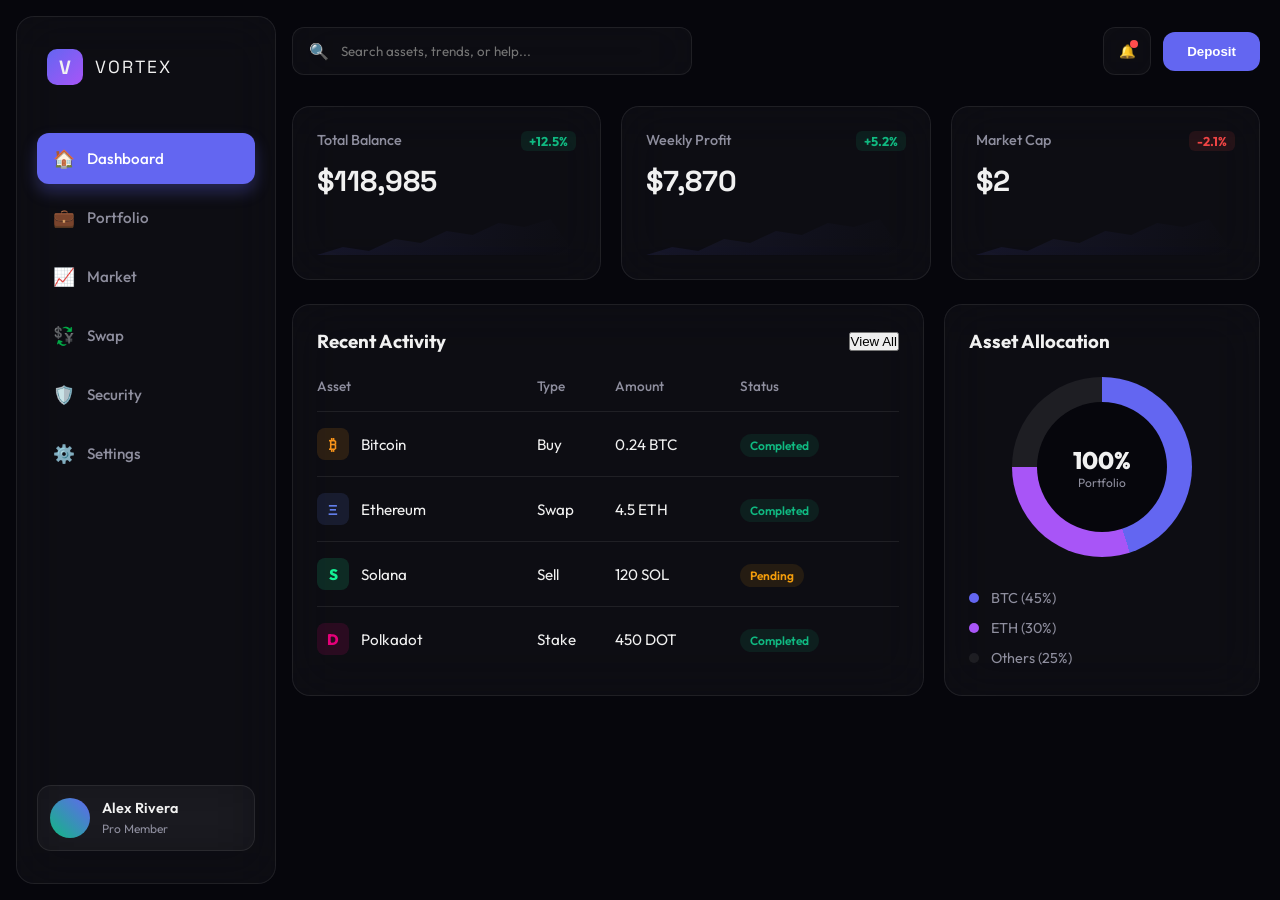
<file: project/vortex_finance/index.html>
<!DOCTYPE html>
<html lang="en">
<head>
    <meta charset="UTF-8">
    <meta name="viewport" content="width=device-width, initial-scale=1.0">
    <title>Vortex Finance | Elite Dashboard</title>
    <link rel="preconnect" href="https://fonts.googleapis.com">
    <link rel="preconnect" href="https://fonts.gstatic.com" crossorigin>
    <link href="https://fonts.googleapis.com/css2?family=Outfit:wght@300;400;500;600;700&family=Space+Grotesk:wght@700&display=swap" rel="stylesheet">
    <link rel="stylesheet" href="style.css">
</head>
<body>
    <div class="app-wrapper">
        <!-- ── SIDEBAR ── -->
        <aside class="sidebar glass">
            <div class="brand">
                <div class="logo-box">V</div>
                <span>VORTEX</span>
            </div>
            <nav class="side-nav">
                <a href="#" class="nav-item active"><span class="icon">🏠</span> Dashboard</a>
                <a href="#" class="nav-item"><span class="icon">💼</span> Portfolio</a>
                <a href="#" class="nav-item"><span class="icon">📈</span> Market</a>
                <a href="#" class="nav-item"><span class="icon">💱</span> Swap</a>
                <a href="#" class="nav-item"><span class="icon">🛡️</span> Security</a>
                <a href="#" class="nav-item"><span class="icon">⚙️</span> Settings</a>
            </nav>
            <div class="sidebar-footer">
                <div class="user-pill glass">
                    <div class="avatar"></div>
                    <div class="user-info">
                        <span class="name">Alex Rivera</span>
                        <span class="role">Pro Member</span>
                    </div>
                </div>
            </div>
        </aside>

        <!-- ── MAIN CONTENT ── -->
        <main class="main-content">
            <!-- TOP BAR -->
            <header class="top-bar">
                <div class="search-bar glass">
                    <span class="search-icon">🔍</span>
                    <input type="text" placeholder="Search assets, trends, or help...">
                </div>
                <div class="top-actions">
                    <button class="icon-btn glass">🔔<span class="badge"></span></button>
                    <button class="btn-primary">Deposit</button>
                </div>
            </header>

            <!-- DASHBOARD CONTENT -->
            <div class="dashboard-grid">
                <!-- METRICS -->
                <section class="metrics-row">
                    <div class="metric-card glass">
                        <div class="card-header">
                            <span class="label">Total Balance</span>
                            <span class="trend up">+12.5%</span>
                        </div>
                        <div class="value">$124,592.00</div>
                        <div class="sparkline" id="spark-balance"></div>
                    </div>
                    <div class="metric-card glass">
                        <div class="card-header">
                            <span class="label">Weekly Profit</span>
                            <span class="trend up">+5.2%</span>
                        </div>
                        <div class="value">$8,241.50</div>
                        <div class="sparkline" id="spark-profit"></div>
                    </div>
                    <div class="metric-card glass">
                        <div class="card-header">
                            <span class="label">Market Cap</span>
                            <span class="trend down">-2.1%</span>
                        </div>
                        <div class="value">$2.4T</div>
                        <div class="sparkline" id="spark-market"></div>
                    </div>
                </section>

                <!-- MAIN AREA -->
                <div class="content-row">
                    <!-- RECENT ACTIVITY -->
                    <section class="table-container glass">
                        <div class="section-header">
                            <h3>Recent Activity</h3>
                            <button class="text-btn">View All</button>
                        </div>
                        <table class="activity-table">
                            <thead>
                                <tr>
                                    <th>Asset</th>
                                    <th>Type</th>
                                    <th>Amount</th>
                                    <th>Status</th>
                                </tr>
                            </thead>
                            <tbody>
                                <tr>
                                    <td><div class="asset-cell"><span class="coin-icon btc">₿</span> Bitcoin</div></td>
                                    <td>Buy</td>
                                    <td>0.24 BTC</td>
                                    <td><span class="status-tag success">Completed</span></td>
                                </tr>
                                <tr>
                                    <td><div class="asset-cell"><span class="coin-icon eth">Ξ</span> Ethereum</div></td>
                                    <td>Swap</td>
                                    <td>4.5 ETH</td>
                                    <td><span class="status-tag success">Completed</span></td>
                                </tr>
                                <tr>
                                    <td><div class="asset-cell"><span class="coin-icon sol">S</span> Solana</div></td>
                                    <td>Sell</td>
                                    <td>120 SOL</td>
                                    <td><span class="status-tag pending">Pending</span></td>
                                </tr>
                                <tr>
                                    <td><div class="asset-cell"><span class="coin-icon dot">D</span> Polkadot</div></td>
                                    <td>Stake</td>
                                    <td>450 DOT</td>
                                    <td><span class="status-tag success">Completed</span></td>
                                </tr>
                            </tbody>
                        </table>
                    </section>

                    <!-- ALLOCATION CHART -->
                    <section class="chart-container glass">
                        <div class="section-header">
                            <h3>Asset Allocation</h3>
                        </div>
                        <div class="allocation-wrapper">
                            <div class="donut-chart">
                                <div class="donut-inner">
                                    <span class="total">100%</span>
                                    <span class="label">Portfolio</span>
                                </div>
                            </div>
                            <div class="chart-legend">
                                <div class="legend-item"><span class="dot btc"></span> BTC (45%)</div>
                                <div class="legend-item"><span class="dot eth"></span> ETH (30%)</div>
                                <div class="legend-item"><span class="dot other"></span> Others (25%)</div>
                            </div>
                        </div>
                    </section>
                </div>
            </div>
        </main>
    </div>

    <script src="app.js"></script>
</body>
</html>
</file>
<file: project/style.css>
/* ══════════════════════════════════════
   PixelMind AI – style.css (Image + Video Studio)
══════════════════════════════════════ */

*, *::before, *::after { box-sizing: border-box; margin: 0; padding: 0; }

:root {
  --bg: #06060f;
  --surface: #0d0d1a;
  --surface2: #111127;
  --accent: #a855f7;
  --accent2: #6366f1;
  --accent3: #ec4899;
  --text: #f1f0ff;
  --text-muted: #9991cc;
  --text-dim: #6660a0;
  --border: rgba(168,85,247,0.2);
  --glass: rgba(13,13,26,0.85);
  --radius: 16px;
  --radius-sm: 8px;
}

html { scroll-behavior: smooth; }
body { font-family: 'Outfit', sans-serif; background: var(--bg); color: var(--text); min-height: 100vh; overflow-x: hidden; }

/* ─── CANVAS ─── */
#particles-canvas { position: fixed; inset: 0; pointer-events: none; z-index: 0; }

/* ─── PRELOADER ─── */
#preloader { position: fixed; inset: 0; background: var(--bg); display: flex; align-items: center; justify-content: center; z-index: 9999; transition: opacity 0.7s; }
#preloader.hidden { opacity: 0; pointer-events: none; }
.preloader-inner { text-align: center; position: relative; }
.preloader-ring { width: 64px; height: 64px; border: 3px solid transparent; border-top-color: var(--accent); border-radius: 50%; animation: spin 1s linear infinite; margin: 0 auto 16px; }
.preloader-ring.r2 { width: 48px; height: 48px; border-top-color: var(--accent2); animation-duration: 0.7s; position: absolute; top: 8px; left: 50%; transform: translateX(-50%); }
@keyframes spin { to { transform: rotate(360deg); } }
.preloader-text { color: var(--text-muted); font-size: 0.9rem; font-weight: 600; }
.dots { animation: blink 1.5s infinite; }
@keyframes blink { 0%,100%{opacity:1} 50%{opacity:0.3} }

/* ─── NAVBAR ─── */
#navbar { position: fixed; top:0; left:0; right:0; z-index: 100; display: flex; align-items: center; justify-content: space-between; padding: 12px 28px; background: rgba(6,6,15,0.85); backdrop-filter: blur(16px); border-bottom: 1px solid transparent; transition: border-color 0.3s; gap: 12px; }
#navbar.scrolled { border-bottom-color: var(--border); }
.nav-logo { display: flex; align-items: center; gap: 10px; font-size: 1.1rem; font-weight: 800; white-space: nowrap; }
.nav-logo .logo-icon { color: var(--accent); font-size: 1.3rem; }
.accent { color: var(--accent); }

/* ─── NAV TABS ─── */
.nav-tabs { display: flex; gap: 6px; background: rgba(255,255,255,0.05); border-radius: 50px; padding: 4px; }
.nav-tab { background: transparent; border: none; color: var(--text-muted); padding: 8px 20px; border-radius: 50px; font-family: inherit; font-size: 0.9rem; font-weight: 600; cursor: pointer; transition: all 0.2s; white-space: nowrap; }
.nav-tab.active { background: var(--accent); color: #fff; box-shadow: 0 4px 12px rgba(168,85,247,0.3); }
.nav-tab:hover:not(.active) { color: var(--text); background: rgba(255,255,255,0.08); }

/* ─── BTN GLOW ─── */
.btn-glow { background: transparent; border: 1px solid var(--border); color: var(--text); padding: 9px 18px; border-radius: 50px; cursor: pointer; font-family: inherit; font-weight: 600; font-size: 0.85rem; transition: all 0.3s; white-space: nowrap; }
.btn-glow:hover { border-color: var(--accent); box-shadow: 0 0 16px rgba(168,85,247,0.3); }

/* ─── GLASS CARD ─── */
.glass-card { background: var(--glass); border: 1px solid var(--border); border-radius: var(--radius); backdrop-filter: blur(20px); padding: 24px; }

/* ─── TOAST ─── */
.toast { position: fixed; bottom: 32px; left: 50%; transform: translateX(-50%) translateY(80px); background: var(--surface2); border: 1px solid var(--border); color: var(--text); padding: 14px 28px; border-radius: 50px; font-size: 0.9rem; font-weight: 600; z-index: 9999; transition: transform 0.4s cubic-bezier(0.34,1.56,0.64,1), opacity 0.4s; opacity: 0; pointer-events: none; }
.toast.show { transform: translateX(-50%) translateY(0); opacity: 1; }
.toast.success { border-color: var(--accent); color: var(--accent); }
.toast.error { border-color: #f87171; color: #f87171; }

/* ─── FORM / AUTH ─── */
.auth-overlay { position: fixed; inset: 0; background: rgba(0,0,0,0.8); display: flex; align-items: center; justify-content: center; z-index: 1000; }
.auth-box { max-width: 420px; width: 90%; position: relative; }
.auth-close { position: absolute; top: 16px; right: 16px; background: transparent; border: none; color: var(--text-dim); font-size: 1.2rem; cursor: pointer; }
.auth-logo { text-align: center; font-size: 1.5rem; font-weight: 800; margin-bottom: 24px; }
.auth-tabs { display: flex; gap: 8px; margin-bottom: 24px; }
.auth-tab { flex: 1; padding: 10px; border-radius: var(--radius-sm); background: transparent; border: 1px solid var(--border); color: var(--text-muted); cursor: pointer; font-family: inherit; font-weight: 600; transition: all 0.2s; }
.auth-tab.active { background: var(--accent); border-color: var(--accent); color: #fff; }
.form-group { margin-bottom: 16px; }
.form-group label { display: block; font-size: 0.8rem; font-weight: 700; color: var(--text-muted); margin-bottom: 6px; text-transform: uppercase; letter-spacing: 1px; }
.form-group input { width: 100%; padding: 12px 16px; background: var(--surface2); border: 1px solid var(--border); border-radius: var(--radius-sm); color: var(--text); font-family: inherit; font-size: 0.95rem; }
.form-group input:focus { outline: none; border-color: var(--accent); }
.btn-generate { background: linear-gradient(135deg, var(--accent), var(--accent2)); color: #fff; border: none; border-radius: var(--radius-sm); padding: 14px 28px; font-weight: 700; cursor: pointer; font-family: inherit; font-size: 1rem; transition: all 0.3s; }

/* ═══════════════════════════════════════
   MAIN LAYOUT (mode panels)
═══════════════════════════════════════ */
.mode-panel { position: relative; z-index: 1; min-height: 100vh; display: flex; align-items: flex-start; justify-content: center; padding: 120px 24px 80px; }

.zen-wrap { width: 100%; max-width: 860px; display: flex; flex-direction: column; align-items: center; gap: 28px; }

/* ─── ZEN HEADER ─── */
.zen-header { text-align: center; }
.zen-logo { font-size: 2.8rem; margin-bottom: 14px; }
.zen-header h1 { font-size: clamp(2.2rem, 5.5vw, 3.8rem); font-weight: 900; line-height: 1.1; margin-bottom: 12px; }
.gradient-text { background: linear-gradient(90deg, var(--accent), var(--accent3), var(--accent2)); -webkit-background-clip: text; -webkit-text-fill-color: transparent; background-clip: text; }
.zen-sub { color: var(--text-muted); font-size: 1.05rem; }

/* ─── SEARCH BOX ─── */
.zen-box { width: 100%; padding: 10px 12px !important; display: flex; align-items: center; gap: 10px; border-radius: 20px; box-shadow: 0 20px 60px rgba(0,0,0,0.5); transition: box-shadow 0.3s; }
.zen-box:focus-within { box-shadow: 0 0 0 2px var(--accent), 0 20px 60px rgba(168,85,247,0.2); }
.zen-icon { color: var(--accent); font-size: 1.2rem; padding: 0 4px; flex-shrink: 0; }
.zen-box input { flex: 1; background: transparent; border: none; color: var(--text); font-family: inherit; font-size: 1rem; outline: none; padding: 12px 0; }
.zen-box input::placeholder { color: var(--text-dim); }
#magic-btn, #magic-btn-v, #suggest-btn-img, #suggest-btn-vid, #voice-btn { 
  background: rgba(168,85,247,0.1); 
  border: 1px solid var(--border); 
  border-radius: 12px; 
  padding: 10px 14px; 
  cursor: pointer; 
  font-size: 1.1rem; 
  transition: all 0.3s cubic-bezier(0.4, 0, 0.2, 1); 
  flex-shrink: 0;
  display: flex;
  align-items: center;
  justify-content: center;
}
#magic-btn:hover, #magic-btn-v:hover, #suggest-btn-img:hover, #suggest-btn-vid:hover, #voice-btn:hover { 
  background: rgba(168,85,247,0.25); 
  transform: translateY(-2px) scale(1.05); 
  box-shadow: 0 4px 15px rgba(168,85,247,0.2);
}
#voice-btn.active {
  background: var(--accent);
  color: #fff;
  border-color: var(--accent);
  box-shadow: 0 0 15px rgba(168,85,247,0.4);
}
#create-btn, #anim-btn { background: linear-gradient(135deg, var(--accent), var(--accent2)); color: #fff; border: none; border-radius: 12px; padding: 14px 24px; font-family: inherit; font-size: 0.95rem; font-weight: 700; cursor: pointer; white-space: nowrap; flex-shrink: 0; transition: all 0.3s; }
.btn-group { display: flex; align-items: center; gap: 8px; flex-shrink: 0; }
#create-btn:hover, #anim-btn:hover { transform: scale(1.05); box-shadow: 0 8px 24px rgba(168,85,247,0.4); }
#anim-btn:disabled { opacity: 0.6; cursor: not-allowed; transform: none; }

/* ─── OUTPUT AREA ─── */
.output-area { width: 100%; min-height: 380px; background: var(--surface); border: 1px solid var(--border); border-radius: 24px; display: flex; align-items: center; justify-content: center; overflow: hidden; }
.output-placeholder { text-align: center; padding: 60px 40px; color: var(--text-dim); }
.placeholder-icon { font-size: 3rem; margin-bottom: 16px; }
.output-loader { text-align: center; padding: 60px 40px; width: 100%; }
.spinner { width: 56px; height: 56px; border: 3px solid rgba(168,85,247,0.2); border-top-color: var(--accent); border-radius: 50%; animation: spin 1s linear infinite; margin: 0 auto 20px; }
#loader-msg, #anim-loader-msg { color: var(--text-muted); font-size: 0.95rem; margin-bottom: 16px; }
.progress-track { width: 60%; max-width: 280px; height: 4px; background: rgba(168,85,247,0.15); border-radius: 4px; margin: 0 auto; overflow: hidden; }
.progress-bar-fill { height: 100%; background: linear-gradient(90deg, var(--accent), var(--accent3)); border-radius: 4px; width: 0%; transition: width 20s linear; }

/* Image */
#output-img { width: 100%; height: auto; max-height: 75vh; object-fit: contain; display: block; animation: fadeIn 0.8s ease; }
@keyframes fadeIn { from{opacity:0} to{opacity:1} }

/* ─── REFINE PANEL ─── */
.refine-panel { width: 100%; padding: 28px !important; border-color: var(--accent) !important; box-shadow: 0 0 40px rgba(168,85,247,0.1); animation: slideUp 0.5s ease; }
@keyframes slideUp { from{opacity:0;transform:translateY(24px)} to{opacity:1;transform:translateY(0)} }
.refine-top { display: flex; align-items: center; justify-content: space-between; margin-bottom: 24px; flex-wrap: wrap; gap: 12px; }
.refine-top h3 { font-size: 1.1rem; font-weight: 700; }
.refine-actions-top { display: flex; gap: 10px; align-items: center; }
.btn-download { background: linear-gradient(135deg, var(--accent), var(--accent2)); border: none; color: #fff; padding: 8px 18px; border-radius: 50px; font-family: inherit; font-size: 0.85rem; font-weight: 700; cursor: pointer; transition: all 0.2s; }
.btn-share { background: transparent; border: 1px solid var(--border); color: var(--text-muted); padding: 8px 18px; border-radius: 50px; font-family: inherit; font-size: 0.85rem; font-weight: 700; cursor: pointer; transition: all 0.2s; }
.btn-share:hover { border-color: var(--accent); color: var(--accent); }
.btn-close-refine { background: transparent; border: none; color: var(--text-dim); font-size: 1.1rem; cursor: pointer; }
.refine-body { display: grid; grid-template-columns: 1fr 1fr; gap: 24px; margin-bottom: 24px; }
.refine-group label { display: block; font-size: 0.75rem; font-weight: 800; color: var(--accent); text-transform: uppercase; letter-spacing: 1.5px; margin-bottom: 12px; }
.chip-row { display: flex; flex-wrap: wrap; gap: 8px; }
.chip { padding: 7px 16px; border-radius: 50px; background: rgba(255,255,255,0.04); border: 1px solid var(--border); color: var(--text-muted); font-family: inherit; font-size: 0.85rem; font-weight: 600; cursor: pointer; transition: all 0.2s; }
.chip:hover { border-color: var(--accent); color: var(--text); }
.chip.active { background: var(--accent); border-color: var(--accent); color: #fff; box-shadow: 0 0 12px rgba(168,85,247,0.4); }
.btn-regenerate { width: 100%; padding: 16px; background: #fff; color: #000; border: none; border-radius: 12px; font-family: inherit; font-size: 1rem; font-weight: 800; cursor: pointer; transition: all 0.3s; }
.btn-regenerate:hover { transform: scale(1.01); filter: brightness(0.92); }
.btn-view-history { background: transparent; border: none; color: var(--text-dim); font-size: 0.9rem; font-weight: 600; cursor: pointer; text-decoration: underline; }

/* ═══════════════════════════════════════
   STUDIO TABS
═══════════════════════════════════════ */
.studio-tabs { display: flex; gap: 6px; background: rgba(255,255,255,0.05); border-radius: 50px; padding: 4px; width: 100%; max-width: 400px; }
.studio-tab { flex: 1; background: transparent; border: none; color: var(--text-muted); padding: 10px 20px; border-radius: 50px; font-family: inherit; font-size: 0.9rem; font-weight: 600; cursor: pointer; transition: all 0.2s; }
.studio-tab.active { background: var(--accent); color: #fff; }

.studio-panel { width: 100%; display: flex; flex-direction: column; align-items: center; gap: 20px; }

/* ─── ANIMATION PLAYER ─── */
.anim-player { display: flex; flex-direction: column; align-items: center; width: 100%; padding: 20px; gap: 16px; }
.anim-player > img { width: 100%; max-height: 70vh; object-fit: contain; border-radius: 8px; animation: fadeIn 0.3s ease; }
.anim-controls { display: flex; gap: 12px; align-items: center; flex-wrap: wrap; justify-content: center; }
.anim-controls button { background: rgba(168,85,247,0.15); border: 1px solid var(--accent); color: var(--accent); padding: 8px 20px; border-radius: 50px; font-family: inherit; font-weight: 700; cursor: pointer; transition: all 0.2s; font-size: 0.9rem; }
.anim-controls button:hover { background: var(--accent); color: #fff; }
.frame-counter { color: var(--text-muted); font-size: 0.85rem; font-weight: 600; }
.frame-strip { display: flex; gap: 8px; overflow-x: auto; padding: 8px 0; width: 100%; }
.frame-thumb { width: 80px; height: 50px; object-fit: cover; border-radius: 6px; cursor: pointer; border: 2px solid transparent; transition: all 0.2s; flex-shrink: 0; opacity: 0.6; }
.frame-thumb:hover, .frame-thumb.active { border-color: var(--accent); opacity: 1; }

/* ─── UPLOAD ZONE ─── */
.upload-zone { width: 100%; min-height: 200px; display: flex; flex-direction: column; align-items: center; justify-content: center; gap: 12px; cursor: pointer; text-align: center; transition: all 0.2s; border-style: dashed !important; border-width: 2px !important; }
.upload-zone:hover, .upload-zone.drag-over { border-color: var(--accent) !important; background: rgba(168,85,247,0.05); transform: scale(1.01); }
.upload-icon { font-size: 3rem; }
.upload-title { font-size: 1.1rem; font-weight: 700; }
.upload-sub { color: var(--text-muted); font-size: 0.85rem; }

/* ─── EDITOR PANEL ─── */
.editor-panel { width: 100%; }
.editor-layout { display: grid; grid-template-columns: 1fr 1fr; gap: 20px; }

/* Preview */
.editor-preview { position: relative; display: flex; align-items: center; justify-content: center; min-height: 300px; overflow: hidden; padding: 12px !important; }
#edit-canvas { max-width: 100%; max-height: 60vh; border-radius: 8px; }
#edit-video { max-width: 100%; max-height: 60vh; border-radius: 8px; }
.editor-overlay-badge { position: absolute; top: 16px; left: 16px; background: rgba(0,0,0,0.6); color: var(--text); padding: 4px 12px; border-radius: 50px; font-size: 0.75rem; font-weight: 700; }

/* Controls */
.editor-controls { display: flex; flex-direction: column; gap: 20px; }
.editor-controls h3 { font-size: 1rem; font-weight: 800; }

.filter-presets { display: flex; flex-wrap: wrap; gap: 8px; }
.preset-btn { background: rgba(255,255,255,0.05); border: 1px solid var(--border); color: var(--text-muted); padding: 6px 14px; border-radius: 50px; font-family: inherit; font-size: 0.8rem; font-weight: 600; cursor: pointer; transition: all 0.2s; }
.preset-btn:hover { border-color: var(--accent); color: var(--accent); }

.slider-group { display: flex; flex-direction: column; gap: 14px; }
.slider-row label { display: flex; justify-content: space-between; font-size: 0.8rem; font-weight: 700; color: var(--text-muted); margin-bottom: 6px; text-transform: uppercase; letter-spacing: 0.5px; }
.slider-row input[type="range"] { width: 100%; accent-color: var(--accent); height: 4px; border-radius: 2px; }

.editor-actions { display: flex; gap: 10px; margin-top: auto; }
.editor-actions button { flex: 1; }

/* ─── HISTORY ─── */
#history { position: relative; z-index: 1; padding: 80px 24px; max-width: 1200px; margin: 0 auto; }
.section-header { text-align: center; margin-bottom: 48px; display: flex; flex-direction: column; align-items: center; gap: 8px; }
.section-header h2 { font-size: 2rem; font-weight: 800; }
.section-header p { color: var(--text-muted); }
.btn-clear-history { background: transparent; border: 1px solid rgba(248,113,113,0.3); color: #f87171; padding: 8px 20px; border-radius: 50px; cursor: pointer; font-family: inherit; font-size: 0.85rem; font-weight: 600; transition: all 0.2s; }
.btn-clear-history:hover { background: rgba(248,113,113,0.1); }
.history-grid { display: grid; grid-template-columns: repeat(auto-fill, minmax(240px, 1fr)); gap: 20px; }
.history-empty { grid-column: 1/-1; text-align: center; color: var(--text-dim); padding: 60px; }
.history-card { background: var(--surface); border: 1px solid var(--border); border-radius: var(--radius); overflow: hidden; transition: transform 0.2s, box-shadow 0.2s; }
.history-card:hover { transform: translateY(-4px); box-shadow: 0 16px 40px rgba(0,0,0,0.4); }
.history-card img { width: 100%; height: 160px; object-fit: cover; cursor: pointer; display: block; }
.history-info { padding: 12px; }
.history-prompt { font-size: 0.82rem; color: var(--text-muted); margin-bottom: 10px; line-height: 1.4; }
.history-actions { display: flex; gap: 8px; }
.history-actions button { flex: 1; padding: 7px; background: rgba(255,255,255,0.05); border: 1px solid var(--border); border-radius: var(--radius-sm); color: var(--text-muted); font-size: 0.8rem; cursor: pointer; transition: all 0.2s; font-family: inherit; }
.history-actions button:hover { border-color: var(--accent); color: var(--accent); }

/* ─── MODAL ─── */
.modal-overlay { position: fixed; inset: 0; background: rgba(0,0,0,0.8); display: flex; align-items: center; justify-content: center; z-index: 1000; padding: 24px; }
.modal-box { max-width: 440px; width: 100%; position: relative; text-align: center; }
.modal-box.modal-wide { max-width: 520px; }
.modal-close { position: absolute; top: 16px; right: 16px; background: transparent; border: none; color: var(--text-dim); font-size: 1.2rem; cursor: pointer; }
.modal-logo { font-size: 2.5rem; margin-bottom: 8px; }
.modal-box h2 { font-size: 1.3rem; font-weight: 800; margin-bottom: 8px; }
.modal-sub { color: var(--text-muted); font-size: 0.9rem; margin-bottom: 24px; }
.modal-status { margin-top: 12px; font-size: 0.85rem; color: var(--accent); min-height: 20px; }
.form-select { width: 100%; padding: 12px 16px; background: var(--surface2); border: 1px solid var(--border); border-radius: var(--radius-sm); color: var(--text); font-family: inherit; font-size: 0.95rem; cursor: pointer; }
.form-select:focus { outline: none; border-color: var(--accent); }

/* ─── CHAT ─── */
.chat-box { background: var(--surface); border: 1px solid var(--border); border-radius: var(--radius); padding: 16px; height: 280px; overflow-y: auto; display: flex; flex-direction: column; gap: 12px; margin-bottom: 12px; text-align: left; }
.chat-msg { padding: 10px 16px; border-radius: 16px; max-width: 85%; font-size: 0.9rem; line-height: 1.5; word-wrap: break-word; }
.chat-msg.bot { background: var(--surface2); color: var(--text); align-self: flex-start; border-bottom-left-radius: 4px; }
.chat-msg.user { background: var(--accent); color: #fff; align-self: flex-end; border-bottom-right-radius: 4px; }
.chat-input-row { display: flex; gap: 8px; margin-bottom: 8px; }
.chat-input-row input { flex: 1; padding: 12px 16px; background: var(--surface2); border: 1px solid var(--border); border-radius: var(--radius-sm); color: var(--text); font-family: inherit; font-size: 0.9rem; }
.chat-input-row input:focus { outline: none; border-color: var(--accent); }
.chat-send-btn { background: linear-gradient(135deg, var(--accent), var(--accent2)); color: #fff; border: none; border-radius: var(--radius-sm); padding: 12px 24px; font-weight: 700; cursor: pointer; font-family: inherit; font-size: 0.9rem; }
.chat-actions { display: flex; gap: 8px; justify-content: center; }
.chat-actions .btn-glow { font-size: 0.8rem; padding: 6px 14px; }

/* ─── FOOTER ─── */
footer { text-align: center; padding: 32px; color: var(--text-dim); font-size: 0.85rem; position: relative; z-index: 1; border-top: 1px solid var(--border); }

/* ═══════════════════════════════════════
   MOBILE RESPONSIVE
   ═══════════════════════════════════════ */

/* Reduce particles for performance on mobile */
@media (max-width: 768px) {
  #particles-canvas { display: none; }
}

/* Tablet & small screens */
@media (max-width: 900px) {
  .editor-layout { grid-template-columns: 1fr; }
  .refine-body { grid-template-columns: 1fr; }
  .mode-panel { padding: 100px 16px 60px; }
  .history-grid { grid-template-columns: repeat(auto-fill, minmax(160px, 1fr)); }
}

/* Phone */
@media (max-width: 600px) {
  /* ─── Navbar ─── */
  #navbar { padding: 10px 12px; flex-wrap: wrap; gap: 8px; }
  .nav-logo { font-size: 0.9rem; gap: 6px; }
  .nav-logo .logo-icon { font-size: 1rem; }
  .nav-tabs { width: 100%; order: 3; }
  .nav-tab { padding: 6px 8px; font-size: 0.75rem; }
  .nav-cta { display: flex; gap: 4px; }
  .nav-cta .btn-glow { padding: 6px 10px; font-size: 0.7rem; min-width: 34px; text-align: center; }

  /* ─── Layout ─── */
  .mode-panel { padding: 90px 12px 40px; }
  .zen-wrap { gap: 16px; }
  .zen-header h1 { font-size: clamp(1.6rem, 6vw, 2.2rem); }
  .zen-sub { font-size: 0.85rem; }
  .zen-logo { font-size: 2rem; margin-bottom: 8px; }

  /* ─── Input Box ─── */
  .zen-box { flex-wrap: wrap; padding: 10px 8px !important; gap: 6px; border-radius: 14px; }
  .zen-icon { display: none; }
  .zen-box input { width: 100%; padding: 8px 0; font-size: 0.9rem; min-height: 36px; }
  .btn-group { gap: 5px; width: 100%; }
  .btn-group button { flex: 1; min-width: 0; }
  #magic-btn, #magic-btn-v, #suggest-btn-img, #suggest-btn-vid, #voice-btn {
    padding: 6px 6px; font-size: 0.8rem; min-height: 40px;
  }
  #create-btn, #anim-btn {
    padding: 10px 10px; font-size: 0.8rem; min-height: 40px;
  }

  /* ─── Output Area ─── */
  .output-area { min-height: 240px; border-radius: 16px; }
  .output-placeholder { padding: 40px 20px; }
  .placeholder-icon { font-size: 2rem; }
  .output-loader { padding: 40px 20px; }
  .spinner { width: 40px; height: 40px; }
  .progress-track { width: 80%; max-width: 200px; }

  /* ─── Refine Panel ─── */
  .refine-panel { padding: 16px !important; }
  .refine-top { flex-direction: column; align-items: stretch; gap: 8px; }
  .refine-top h3 { font-size: 1rem; }
  .refine-actions-top { justify-content: stretch; }
  .refine-actions-top button { flex: 1; text-align: center; }
  .refine-group label { font-size: 0.65rem; margin-bottom: 8px; }
  .chip { padding: 6px 12px; font-size: 0.75rem; min-height: 36px; }
  .chip-row { gap: 6px; }
  .btn-regenerate { padding: 14px; font-size: 0.9rem; }

  /* ─── Studio ─── */
  .studio-tabs { max-width: 100%; }
  .studio-tab { padding: 8px 12px; font-size: 0.8rem; }
  .studio-panel { gap: 14px; }

  /* ─── Animation Player ─── */
  .anim-player { padding: 12px; gap: 12px; }
  .anim-controls { flex-direction: column; width: 100%; }
  .anim-controls button { width: 100%; text-align: center; padding: 10px; font-size: 0.85rem; }
  .frame-counter { font-size: 0.75rem; }

  /* ─── Upload & Edit ─── */
  .upload-zone { min-height: 150px; padding: 20px; }
  .upload-icon { font-size: 2rem; }
  .upload-title { font-size: 0.95rem; }
  .upload-sub { font-size: 0.75rem; }
  .editor-preview { min-height: 200px; }
  .editor-controls h3 { font-size: 0.9rem; }
  .preset-btn { padding: 5px 10px; font-size: 0.7rem; }
  .slider-row label { font-size: 0.7rem; }
  .editor-actions { flex-direction: column; }
  .editor-actions button { padding: 12px; }

  /* ─── History ─── */
  #history { padding: 40px 12px; }
  .section-header { margin-bottom: 24px; }
  .section-header h2 { font-size: 1.4rem; }
  .history-grid { grid-template-columns: repeat(auto-fill, minmax(140px, 1fr)); gap: 12px; }
  .history-card img { height: 120px; }
  .history-info { padding: 8px; }
  .history-prompt { font-size: 0.75rem; }
  .history-actions button { padding: 5px; font-size: 0.7rem; }
  .history-empty { padding: 40px 20px; }

  /* ─── Modals ─── */
  .modal-overlay { padding: 0; align-items: flex-end; }
  .modal-box { max-width: 100%; border-radius: 20px 20px 0 0; max-height: 85vh; overflow-y: auto; padding: 24px 20px; margin-top: auto; }
  .modal-logo { font-size: 2rem; }
  .modal-box h2 { font-size: 1.1rem; }
  .modal-sub { font-size: 0.8rem; margin-bottom: 16px; }
  .modal-close { top: 12px; right: 12px; font-size: 1.1rem; padding: 8px; }

  /* ─── Chat ─── */
  .chat-box { height: 220px; padding: 12px; }
  .chat-msg { font-size: 0.82rem; padding: 8px 12px; max-width: 90%; }
  .chat-input-row input { padding: 10px 12px; font-size: 0.85rem; }
  .chat-send-btn { padding: 10px 16px; font-size: 0.85rem; }
  .chat-actions { flex-direction: column; }
  .chat-actions .btn-glow { width: 100%; text-align: center; padding: 8px; }

  /* ─── Toast ─── */
  .toast { bottom: 16px; padding: 10px 20px; font-size: 0.8rem; max-width: 90%; }

  /* ─── Footer ─── */
  footer { padding: 20px 16px; font-size: 0.75rem; }
}

/* Small phones */
@media (max-width: 380px) {
  .nav-tab { font-size: 0.65rem; padding: 4px 6px; }
  .nav-cta .btn-glow { padding: 4px 8px; font-size: 0.65rem; min-width: 30px; }
  .chip { font-size: 0.65rem; padding: 4px 8px; }
  .zen-box input { font-size: 0.82rem; }
  #create-btn, #anim-btn { font-size: 0.78rem; padding: 10px 12px; }
  .history-grid { grid-template-columns: 1fr 1fr; gap: 8px; }
}
</file>
<file: project/nova_stream/style.css>
/* ── THEME ── */
:root {
    --bg: #020205;
    --sidebar: rgba(5, 5, 10, 0.6);
    --surface: rgba(255, 255, 255, 0.05);
    --border: rgba(255, 255, 255, 0.1);
    --text: #ffffff;
    --text-muted: #b0b0b0;
    --accent: #e50914; /* Netflix-style but deeper */
    --accent-glow: rgba(229, 9, 20, 0.4);
    --radius: 12px;
    --font: 'Outfit', sans-serif;
}

* {
    margin: 0;
    padding: 0;
    box-sizing: border-box;
}

body {
    background-color: var(--bg);
    color: var(--text);
    font-family: var(--font);
    overflow: hidden;
}

.app-container {
    display: flex;
    height: 100vh;
}

/* ── SIDEBAR ── */
.sidebar {
    width: 80px;
    display: flex;
    flex-direction: column;
    align-items: center;
    padding: 30px 0;
    border-right: 1px solid var(--border);
    background: var(--sidebar);
    backdrop-filter: blur(20px);
    z-index: 100;
}

.logo {
    font-size: 1.2rem;
    font-weight: 800;
    letter-spacing: 2px;
    margin-bottom: 60px;
    color: var(--accent);
}

.logo span { color: white; }

.nav-menu {
    display: flex;
    flex-direction: column;
    gap: 30px;
}

.nav-item {
    text-decoration: none;
    color: var(--text-muted);
    font-size: 0.75rem;
    display: flex;
    flex-direction: column;
    align-items: center;
    gap: 6px;
    transition: all 0.3s;
}

.nav-item span { font-size: 1.4rem; }

.nav-item:hover, .nav-item.active {
    color: var(--text);
    transform: scale(1.1);
}

.nav-item.active {
    color: var(--accent);
}

.nav-bottom {
    margin-top: auto;
    display: flex;
    flex-direction: column;
    gap: 30px;
    align-items: center;
}

.avatar {
    width: 35px;
    height: 35px;
    border-radius: 8px;
    background: linear-gradient(45deg, #ff00c8, #7c4dff);
}

/* ── MAIN CONTENT ── */
.content {
    flex: 1;
    overflow-y: auto;
    padding-bottom: 100px;
}

.content::-webkit-scrollbar { width: 0; }

/* HERO */
.hero {
    height: 80vh;
    width: 100%;
    position: relative;
    background-image: url('https://images.unsplash.com/photo-1446776811953-b23d57bd21aa?auto=format&fit=crop&q=80&w=2072');
    background-size: cover;
    background-position: center;
    display: flex;
    align-items: center;
    padding: 0 60px;
}

.hero-overlay {
    position: absolute;
    top: 0;
    left: 0;
    width: 100%;
    height: 100%;
    background: linear-gradient(to right, var(--bg) 0%, transparent 60%),
                linear-gradient(to top, var(--bg) 0%, transparent 40%);
}

.hero-content {
    position: relative;
    z-index: 2;
    max-width: 600px;
}

.hero-badge {
    display: inline-block;
    padding: 4px 12px;
    background: rgba(229, 9, 20, 0.2);
    border: 1px solid var(--accent);
    color: var(--accent);
    border-radius: 4px;
    font-size: 0.75rem;
    font-weight: 800;
    margin-bottom: 16px;
}

.hero-title {
    font-size: 4.5rem;
    line-height: 0.9;
    font-weight: 800;
    margin-bottom: 24px;
}

.hero-title span { color: var(--accent); }

.hero-desc {
    color: var(--text-muted);
    font-size: 1.1rem;
    margin-bottom: 32px;
}

.hero-btns {
    display: flex;
    gap: 16px;
}

.btn-play, .btn-info {
    padding: 12px 32px;
    border-radius: 8px;
    font-weight: 700;
    cursor: pointer;
    border: none;
    transition: all 0.3s;
}

.btn-play {
    background: white;
    color: black;
}

.btn-play:hover {
    background: var(--accent);
    color: white;
    transform: scale(1.05);
}

.btn-info {
    background: rgba(255,255,255,0.1);
    color: white;
    backdrop-filter: blur(10px);
}

.btn-info:hover {
    background: rgba(255,255,255,0.2);
}

/* RAILS */
.rails {
    padding: 0 60px;
    margin-top: -80px;
    position: relative;
    z-index: 5;
}

.rail {
    margin-bottom: 40px;
}

.rail-title {
    font-size: 1.4rem;
    margin-bottom: 20px;
}

.rail-grid {
    display: flex;
    gap: 20px;
    overflow-x: auto;
    padding-bottom: 20px;
}

.rail-grid::-webkit-scrollbar { display: none; }

.movie-card {
    min-width: 280px;
    border-radius: var(--radius);
    overflow: hidden;
    cursor: pointer;
    transition: all 0.3s cubic-bezier(0.4, 0, 0.2, 1);
}

.movie-card:hover {
    transform: scale(1.08) translateY(-5px);
    border-color: var(--accent);
    box-shadow: 0 10px 30px rgba(0,0,0,0.5);
}

.poster {
    height: 160px;
    background-size: cover;
    background-position: center;
}

.p1 { background-image: linear-gradient(45deg, #111, #333); }
.p2 { background-image: linear-gradient(45deg, #222, #444); }
.p3 { background-image: linear-gradient(45deg, #121212, #555); }
.p4 { background-image: linear-gradient(45deg, #1a1a1a, #666); }
.p5 { background-image: linear-gradient(45deg, #0a0a0a, #777); }
.p6 { background-image: linear-gradient(45deg, #050505, #888); }

.progress-bar {
    height: 3px;
    background: rgba(255,255,255,0.1);
    width: 100%;
}

.progress {
    height: 100%;
    background: var(--accent);
}

.movie-info {
    padding: 16px;
}

.movie-info h4 {
    font-size: 0.95rem;
    margin-bottom: 4px;
}

.movie-info span {
    font-size: 0.75rem;
    color: var(--text-muted);
}
</file>
<file: project/portfolio_site/style.css>
/* ── RESET & BASE ── */
:root {
    --bg: #030303;
    --surface: rgba(255, 255, 255, 0.05);
    --surface-hover: rgba(255, 255, 255, 0.08);
    --border: rgba(255, 255, 255, 0.1);
    --text: #ffffff;
    --text-muted: #a0a0a0;
    --accent: #7c4dff;
    --accent-glow: rgba(124, 77, 255, 0.3);
    --accent-2: #00e5ff;
    --gradient: linear-gradient(135deg, var(--accent), var(--accent-2));
    --radius: 16px;
    --container: 1200px;
    --font-main: 'Outfit', sans-serif;
    --font-heading: 'Space Grotesk', sans-serif;
}

* {
    margin: 0;
    padding: 0;
    box-sizing: border-box;
}

html {
    scroll-behavior: smooth;
    background-color: var(--bg);
}

body {
    font-family: var(--font-main);
    color: var(--text);
    line-height: 1.6;
    overflow-x: hidden;
    background-color: var(--bg);
}

.container {
    max-width: var(--container);
    margin: 0 auto;
    padding: 0 24px;
}

/* ── BACKGROUND ── */
.bg-gradient {
    position: fixed;
    top: 0;
    left: 0;
    width: 100%;
    height: 100%;
    background: radial-gradient(circle at 50% 50%, #0a0a0a 0%, #030303 100%);
    z-index: -2;
}

.bg-blobs {
    position: fixed;
    top: 0;
    left: 0;
    width: 100%;
    height: 100%;
    z-index: -1;
    overflow: hidden;
    filter: blur(100px);
}

.blob {
    position: absolute;
    border-radius: 50%;
    opacity: 0.3;
}

.blob-1 {
    width: 500px;
    height: 500px;
    background: var(--accent);
    top: -100px;
    left: -100px;
    animation: blobFloat 20s infinite alternate;
}

.blob-2 {
    width: 400px;
    height: 400px;
    background: var(--accent-2);
    bottom: -50px;
    right: -50px;
    animation: blobFloat 25s infinite alternate-reverse;
}

.blob-3 {
    width: 300px;
    height: 300px;
    background: #ff00c8;
    top: 40%;
    left: 60%;
    animation: blobFloat 18s infinite alternate;
}

@keyframes blobFloat {
    from { transform: translate(0, 0) scale(1); }
    to { transform: translate(50px, 100px) scale(1.1); }
}

/* ── TYPOGRAPHY ── */
h1, h2, h3 {
    font-family: var(--font-heading);
    font-weight: 700;
}

.text-gradient {
    background: var(--gradient);
    -webkit-background-clip: text;
    background-clip: text;
    -webkit-text-fill-color: transparent;
}

/* ── NAVIGATION ── */
#navbar {
    position: fixed;
    top: 0;
    left: 0;
    width: 100%;
    z-index: 100;
    padding: 24px 0;
    transition: all 0.3s ease;
}

#navbar.scrolled {
    padding: 16px 0;
    background: rgba(3, 3, 3, 0.8);
    backdrop-filter: blur(20px);
    border-bottom: 1px solid var(--border);
}

#navbar .container {
    display: flex;
    justify-content: space-between;
    align-items: center;
}

.logo {
    font-size: 1.5rem;
    font-weight: 800;
    letter-spacing: 2px;
    font-family: var(--font-heading);
}

.logo span {
    color: var(--accent);
}

.nav-links {
    display: flex;
    gap: 32px;
    list-style: none;
}

.nav-links a {
    text-decoration: none;
    color: var(--text-muted);
    font-size: 0.9rem;
    font-weight: 600;
    transition: color 0.3s ease;
}

.nav-links a:hover {
    color: var(--text);
}

/* ── BUTTONS ── */
.btn-primary, .btn-secondary, .btn-sm {
    display: inline-block;
    padding: 14px 28px;
    border-radius: 50px;
    text-decoration: none;
    font-weight: 600;
    font-size: 0.95rem;
    transition: all 0.3s cubic-bezier(0.23, 1, 0.32, 1);
    border: 1px solid transparent;
}

.btn-primary {
    background: var(--text);
    color: var(--bg);
}

.btn-primary:hover {
    transform: translateY(-3px);
    box-shadow: 0 10px 20px rgba(255, 255, 255, 0.1);
}

.btn-secondary {
    background: var(--surface);
    color: var(--text);
    border: 1px solid var(--border);
    backdrop-filter: blur(10px);
}

.btn-secondary:hover {
    background: var(--surface-hover);
    transform: translateY(-3px);
}

.btn-sm {
    padding: 8px 20px;
    font-size: 0.85rem;
    background: var(--surface);
    border: 1px solid var(--border);
    color: var(--text);
}

/* ── HERO ── */
#hero {
    padding: 180px 0 100px;
    min-height: 100vh;
    display: flex;
    align-items: center;
}

.badge {
    display: inline-block;
    padding: 6px 16px;
    background: rgba(124, 77, 255, 0.1);
    border: 1px solid rgba(124, 77, 255, 0.3);
    color: var(--accent);
    border-radius: 50px;
    font-size: 0.8rem;
    font-weight: 700;
    margin-bottom: 24px;
    text-transform: uppercase;
    letter-spacing: 1px;
}

.hero-title {
    font-size: clamp(3rem, 8vw, 5.5rem);
    line-height: 1.1;
    margin-bottom: 24px;
}

.hero-subtitle {
    font-size: clamp(1.1rem, 2vw, 1.3rem);
    color: var(--text-muted);
    max-width: 600px;
    margin-bottom: 40px;
}

.hero-actions {
    display: flex;
    gap: 16px;
}

.hero-scroll {
    position: absolute;
    bottom: 40px;
    left: 50%;
    transform: translateX(-50%);
    display: flex;
    flex-direction: column;
    align-items: center;
    gap: 12px;
    color: var(--text-muted);
    font-size: 0.8rem;
}

.mouse {
    width: 20px;
    height: 35px;
    border: 2px solid var(--border);
    border-radius: 20px;
    position: relative;
}

.mouse::before {
    content: '';
    position: absolute;
    top: 6px;
    left: 50%;
    transform: translateX(-50%);
    width: 4px;
    height: 8px;
    background: var(--text);
    border-radius: 2px;
    animation: mouseScroll 2s infinite;
}

@keyframes mouseScroll {
    0% { transform: translate(-50%, 0); opacity: 0; }
    50% { transform: translate(-50%, 8px); opacity: 1; }
    100% { transform: translate(-50%, 16px); opacity: 0; }
}

/* ── WORK ── */
#work {
    padding: 120px 0;
}

.section-header {
    margin-bottom: 60px;
}

.section-title {
    font-size: clamp(2rem, 4vw, 3rem);
    margin-bottom: 12px;
}

.section-tagline {
    color: var(--text-muted);
    font-size: 1.1rem;
}

.work-grid {
    display: grid;
    grid-template-columns: repeat(auto-fit, minmax(350px, 1fr));
    gap: 32px;
}

.glass {
    background: var(--surface);
    border: 1px solid var(--border);
    backdrop-filter: blur(16px);
    border-radius: var(--radius);
    transition: all 0.4s cubic-bezier(0.23, 1, 0.32, 1);
}

.project-card {
    overflow: hidden;
}

.project-card:hover {
    transform: translateY(-10px);
    border-color: rgba(255, 255, 255, 0.2);
    box-shadow: 0 20px 40px rgba(0, 0, 0, 0.4);
}

.project-img {
    height: 240px;
    background-size: cover;
    background-position: center;
}

.p1 { background-image: linear-gradient(45deg, #121212, var(--accent)); }
.p2 { background-image: linear-gradient(45deg, #121212, var(--accent-2)); }
.p3 { background-image: linear-gradient(45deg, #121212, #ff00c8); }

.project-info {
    padding: 24px;
}

.project-info h3 {
    font-size: 1.4rem;
    margin-bottom: 12px;
}

.project-info p {
    color: var(--text-muted);
    font-size: 0.95rem;
    margin-bottom: 20px;
}

.project-tags {
    display: flex;
    gap: 8px;
}

.project-tags span {
    font-size: 0.75rem;
    padding: 4px 12px;
    background: rgba(255, 255, 255, 0.05);
    border: 1px solid var(--border);
    border-radius: 50px;
    color: var(--text-muted);
}

/* ── SKILLS ── */
#skills {
    padding: 120px 0;
}

.skills-grid {
    display: grid;
    grid-template-columns: 1fr 1fr;
    gap: 80px;
    align-items: center;
}

.skill-tags {
    display: flex;
    flex-wrap: wrap;
    gap: 12px;
    margin-top: 32px;
}

.skill-tag {
    padding: 10px 20px;
    background: var(--surface);
    border: 1px solid var(--border);
    border-radius: 50px;
    font-size: 0.9rem;
    font-weight: 600;
}

.skills-visual {
    padding: 40px;
}

.skill-bar {
    margin-bottom: 24px;
}

.skill-bar:last-child {
    margin-bottom: 0;
}

.sb-label {
    display: flex;
    justify-content: space-between;
    margin-bottom: 12px;
    font-weight: 600;
    font-size: 0.9rem;
}

.sb-track {
    height: 8px;
    background: var(--surface);
    border-radius: 10px;
    overflow: hidden;
}

.sb-fill {
    height: 100%;
    background: var(--gradient);
    border-radius: 10px;
}

/* ── CONTACT ── */
#contact {
    padding: 120px 0;
}

.contact-card {
    padding: 80px;
    text-align: center;
}

.contact-header {
    margin-bottom: 60px;
}

.contact-form {
    max-width: 600px;
    margin: 0 auto;
    text-align: left;
}

.form-row {
    display: grid;
    grid-template-columns: 1fr 1fr;
    gap: 24px;
    margin-bottom: 24px;
}

.form-group {
    margin-bottom: 24px;
}

.form-group label {
    display: block;
    margin-bottom: 12px;
    font-size: 0.9rem;
    font-weight: 600;
}

.form-group input, .form-group textarea {
    width: 100%;
    padding: 16px;
    background: var(--surface);
    border: 1px solid var(--border);
    border-radius: 12px;
    color: var(--text);
    font-family: var(--font-main);
    transition: border-color 0.3s;
}

.form-group input:focus, .form-group textarea:focus {
    outline: none;
    border-color: var(--accent);
}

.form-group textarea {
    height: 150px;
    resize: none;
}

.contact-form .btn-primary {
    width: 100%;
}

/* ── FOOTER ── */
footer {
    padding: 60px 0;
    border-top: 1px solid var(--border);
}

.footer-grid {
    display: flex;
    justify-content: space-between;
    align-items: center;
}

.footer-logo {
    font-family: var(--font-heading);
    font-weight: 800;
    letter-spacing: 2px;
}

.social-links {
    display: flex;
    gap: 24px;
}

.social-links a {
    text-decoration: none;
    color: var(--text-muted);
    font-size: 0.9rem;
    transition: color 0.3s;
}

.social-links a:hover {
    color: var(--text);
}

/* ── RESPONSIVE ── */
@media (max-width: 992px) {
    .skills-grid {
        grid-template-columns: 1fr;
        gap: 60px;
    }
}

@media (max-width: 768px) {
    #navbar .nav-links {
        display: none;
    }
    
    .hero-title {
        font-size: 3.5rem;
    }
    
    .form-row {
        grid-template-columns: 1fr;
    }
    
    .contact-card {
        padding: 40px 24px;
    }
    
    .footer-grid {
        flex-direction: column;
        gap: 24px;
        text-align: center;
    }
}
</file>
<file: project/swiftsearch/style.css>
:root {
    --bg: #050505;
    --text: #ffffff;
    --text-muted: #888888;
    --accent: #3d5afe;
    --accent-glow: rgba(61, 90, 254, 0.3);
    --glass: rgba(255, 255, 255, 0.05);
    --glass-border: rgba(255, 255, 255, 0.1);
    --font: 'Outfit', sans-serif;
}

* {
    margin: 0;
    padding: 0;
    box-sizing: border-box;
}

body {
    background-color: var(--bg);
    color: var(--text);
    font-family: var(--font);
    overflow: hidden;
    height: 100vh;
}

.bg-vignette {
    position: fixed;
    top: 0;
    left: 0;
    width: 100%;
    height: 100%;
    background: radial-gradient(circle at center, transparent 0%, rgba(0,0,0,0.8) 100%);
    pointer-events: none;
    z-index: -1;
}

.main-container {
    height: 100%;
    display: flex;
    flex-direction: column;
    justify-content: space-between;
    padding: 40px;
    max-width: 1200px;
    margin: 0 auto;
}

/* ── TOP BAR ── */
.top-bar {
    display: flex;
    justify-content: space-between;
    align-items: center;
}

.greeting {
    font-size: 1.1rem;
    font-weight: 300;
    color: var(--text-muted);
}

.clock {
    font-size: 1.1rem;
    font-weight: 600;
    letter-spacing: 1px;
}

/* ── SEARCH SECTION ── */
.search-section {
    text-align: center;
    max-width: 700px;
    width: 100%;
    margin: 0 auto;
}

.logo {
    font-size: 3.5rem;
    font-weight: 800;
    letter-spacing: -1px;
    margin-bottom: 40px;
    background: linear-gradient(to right, #fff, var(--text-muted));
    -webkit-background-clip: text;
    background-clip: text;
    -webkit-text-fill-color: transparent;
}

.logo span {
    color: var(--accent);
    -webkit-text-fill-color: var(--accent);
}

.search-box {
    display: flex;
    align-items: center;
    padding: 8px 12px;
    border-radius: 50px;
    background: var(--glass);
    border: 1px solid var(--glass-border);
    backdrop-filter: blur(20px);
    transition: all 0.3s cubic-bezier(0.4, 0, 0.2, 1);
    box-shadow: 0 10px 30px rgba(0,0,0,0.3);
}

.search-box:focus-within {
    border-color: var(--accent);
    box-shadow: 0 0 30px var(--accent-glow);
    transform: scale(1.02);
}

.search-icon {
    padding: 0 15px;
    font-size: 1.2rem;
    opacity: 0.5;
}

#search-input {
    flex: 1;
    background: none;
    border: none;
    color: white;
    padding: 15px 0;
    font-size: 1.1rem;
    font-family: var(--font);
    outline: none;
}

#search-input::placeholder {
    color: var(--text-muted);
}

.search-btn {
    background: var(--accent);
    color: white;
    border: none;
    padding: 10px 24px;
    border-radius: 25px;
    font-weight: 600;
    font-family: var(--font);
    cursor: pointer;
    transition: transform 0.2s;
}

.search-btn:active {
    transform: scale(0.95);
}

.search-hint {
    margin-top: 20px;
    font-size: 0.85rem;
    color: var(--text-muted);
}

.search-hint span {
    color: var(--text);
    background: var(--glass);
    padding: 2px 8px;
    border-radius: 4px;
    border: 1px solid var(--glass-border);
}

/* ── QUICK LINKS ── */
.quick-links {
    max-width: 800px;
    margin: 40px auto;
}

.link-grid {
    display: grid;
    grid-template-columns: repeat(4, 1fr);
    gap: 20px;
}

.link-item {
    display: flex;
    flex-direction: column;
    align-items: center;
    text-decoration: none;
    padding: 20px;
    border-radius: 16px;
    transition: all 0.3s;
}

.glass {
    background: var(--glass);
    border: 1px solid var(--glass-border);
    backdrop-filter: blur(10px);
}

.link-item:hover {
    background: var(--surface-hover);
    transform: translateY(-5px);
    border-color: var(--accent);
    box-shadow: 0 10px 20px rgba(0,0,0,0.4);
}

.link-icon {
    width: 40px;
    height: 40px;
    background: var(--glass);
    border-radius: 10px;
    display: flex;
    align-items: center;
    justify-content: center;
    font-weight: 800;
    font-size: 0.8rem;
    margin-bottom: 12px;
    color: var(--accent);
}

.link-item span {
    font-size: 0.85rem;
    color: var(--text-muted);
    font-weight: 600;
}

.link-item:hover span {
    color: var(--text);
}

/* ── FOOTER ── */
footer {
    text-align: center;
    padding-bottom: 20px;
}

footer p {
    font-size: 0.8rem;
    color: var(--text-muted);
}

/* ── RESPONSIVE ── */
@media (max-width: 768px) {
    .link-grid {
        grid-template-columns: repeat(2, 1fr);
    }
    .logo {
        font-size: 2.5rem;
    }
    .main-container {
        padding: 20px;
    }
    body {
        overflow-y: auto;
    }
}
</file>
<file: project/vogue_vault/style.css>
/* ── THEME ── */
:root {
    --bg: #ffffff;
    --text: #0a0a0a;
    --text-muted: #666666;
    --accent: #b08d57; /* Gold/Champagne accent */
    --surface: #f9f9f9;
    --border: #eeeeee;
    --font-serif: 'Bodoni Moda', serif;
    --font-sans: 'Outfit', sans-serif;
}

* {
    margin: 0;
    padding: 0;
    box-sizing: border-box;
}

html {
    scroll-behavior: smooth;
}

body {
    background-color: var(--bg);
    color: var(--text);
    font-family: var(--font-sans);
    line-height: 1.6;
    overflow-x: hidden;
}

.container {
    max-width: 1400px;
    margin: 0 auto;
    padding: 0 40px;
}

/* ── NAVIGATION ── */
#navbar {
    position: fixed;
    top: 0;
    left: 0;
    width: 100%;
    height: 90px;
    background: white;
    z-index: 100;
    border-bottom: 1px solid var(--border);
    transition: all 0.3s;
}

#navbar.scrolled {
    height: 70px;
    background: rgba(255,255,255,0.9);
    backdrop-filter: blur(10px);
}

#navbar .container {
    height: 100%;
    display: flex;
    justify-content: space-between;
    align-items: center;
}

.logo {
    font-family: var(--font-serif);
    font-size: 1.8rem;
    font-weight: 700;
    letter-spacing: 4px;
}

.logo span { font-weight: 400; color: var(--accent); }

.nav-left, .nav-right {
    display: flex;
    gap: 30px;
}

.nav-left a, .nav-right a {
    text-decoration: none;
    color: var(--text);
    font-size: 0.9rem;
    font-weight: 600;
    text-transform: uppercase;
    letter-spacing: 1px;
}

/* ── HERO ── */
.hero {
    height: 100vh;
    display: flex;
    align-items: center;
    justify-content: center;
    text-align: center;
    position: relative;
    background-color: var(--surface);
}

.hero-bg {
    position: absolute;
    top: 0;
    left: 0;
    width: 100%;
    height: 100%;
    background-image: url('https://images.unsplash.com/photo-1490481651871-ab68de25d43d?auto=format&fit=crop&q=80&w=2070');
    background-size: cover;
    background-position: center;
    opacity: 0.8;
}

.hero-content {
    position: relative;
    z-index: 2;
}

.hero-title {
    font-family: var(--font-serif);
    font-size: clamp(3rem, 10vw, 8rem);
    line-height: 0.85;
    margin-bottom: 30px;
}

.hero-title span { font-style: italic; font-weight: 400; }

.btn-shop {
    display: inline-block;
    padding: 18px 45px;
    background: var(--text);
    color: white;
    text-decoration: none;
    font-weight: 600;
    letter-spacing: 2px;
    text-transform: uppercase;
    margin-top: 20px;
    transition: all 0.3s;
}

.btn-shop:hover {
    background: var(--accent);
    transform: translateY(-5px);
}

/* ── PRODUCT GRID ── */
#products {
    padding: 120px 0;
}

.section-header {
    display: flex;
    justify-content: space-between;
    align-items: flex-end;
    margin-bottom: 60px;
    border-bottom: 1px solid var(--border);
    padding-bottom: 20px;
}

.section-header h2 {
    font-family: var(--font-serif);
    font-size: 2.5rem;
}

.filters {
    display: flex;
    gap: 30px;
    font-size: 0.85rem;
    font-weight: 600;
    text-transform: uppercase;
}

.product-grid {
    display: grid;
    grid-template-columns: repeat(auto-fit, minmax(300px, 1fr));
    gap: 40px;
}

.product-card {
    cursor: pointer;
}

.product-img {
    height: 450px;
    background-size: cover;
    background-position: center;
    background-color: var(--surface);
    position: relative;
    overflow: hidden;
}

.i1 { background-image: linear-gradient(#f1f1f1, #e1e1e1); }
.i2 { background-image: linear-gradient(#e5e5e5, #d5d5d5); }
.i3 { background-image: linear-gradient(#ededed, #dddddd); }
.i4 { background-image: linear-gradient(#f9f9f9, #e9e9e9); }

.add-to-cart {
    position: absolute;
    bottom: -60px;
    left: 0;
    width: 100%;
    padding: 20px;
    background: rgba(0,0,0,0.8);
    color: white;
    border: none;
    font-weight: 600;
    text-transform: uppercase;
    letter-spacing: 1px;
    transition: all 0.4s cubic-bezier(0.23, 1, 0.32, 1);
}

.product-card:hover .add-to-cart {
    bottom: 0;
}

.product-info {
    padding-top: 20px;
    text-align: center;
}

.product-info h3 {
    font-size: 1rem;
    font-weight: 500;
    margin-bottom: 5px;
}

.product-info p {
    color: var(--accent);
    font-weight: 700;
}

/* ── CART SIDEBAR ── */
#cart-sidebar {
    position: fixed;
    top: 0;
    right: -450px;
    width: 450px;
    height: 100vh;
    background: rgba(255,255,255,0.95);
    backdrop-filter: blur(20px);
    z-index: 200;
    box-shadow: -20px 0 50px rgba(0,0,0,0.05);
    padding: 40px;
    display: flex;
    flex-direction: column;
    transition: all 0.6s cubic-bezier(0.23, 1, 0.32, 1);
}

#cart-sidebar.open {
    right: 0;
}

.cart-header {
    display: flex;
    justify-content: space-between;
    align-items: center;
    margin-bottom: 40px;
}

.cart-header h3 { font-family: var(--font-serif); font-size: 2rem; }

#close-cart {
    background: none;
    border: none;
    font-size: 1.5rem;
    cursor: pointer;
}

#cart-items {
    flex: 1;
}

.empty-msg {
    color: var(--text-muted);
    text-align: center;
    margin-top: 100px;
}

.cart-footer {
    border-top: 1px solid var(--border);
    padding-top: 30px;
}

.total {
    display: flex;
    justify-content: space-between;
    font-size: 1.2rem;
    font-weight: 700;
    margin-bottom: 20px;
}

.checkout-btn {
    width: 100%;
    padding: 20px;
    background: var(--text);
    color: white;
    border: none;
    font-weight: 700;
    text-transform: uppercase;
    letter-spacing: 2px;
    cursor: pointer;
}

/* ── RESPONSIVE ── */
@media (max-width: 768px) {
    .container { padding: 0 20px; }
    .hero-title { font-size: 4rem; }
    #cart-sidebar { width: 100%; right: -100%; }
    .nav-left, .nav-right { display: none; }
}
</file>
<file: project/vortex_finance/style.css>
/* ── DESIGN SYSTEM ── */
:root {
    --bg: #06060c;
    --sidebar-bg: rgba(10, 10, 20, 0.4);
    --surface: rgba(255, 255, 255, 0.03);
    --surface-light: rgba(255, 255, 255, 0.07);
    --border: rgba(255, 255, 255, 0.08);
    --text: #f1f1f1;
    --text-muted: #8e8e9e;
    --accent: #6366f1;
    --accent-glow: rgba(99, 102, 241, 0.3);
    --success: #10b981;
    --pending: #f59e0b;
    --radius: 18px;
    --font-main: 'Outfit', sans-serif;
    --font-heading: 'Space Grotesk', sans-serif;
}

* {
    margin: 0;
    padding: 0;
    box-sizing: border-box;
}

body {
    background-color: var(--bg);
    color: var(--text);
    font-family: var(--font-main);
    overflow: hidden;
}

.app-wrapper {
    display: flex;
    height: 100vh;
    padding: 16px;
    gap: 16px;
}

/* ── SIDEBAR ── */
.sidebar {
    width: 260px;
    display: flex;
    flex-direction: column;
    padding: 32px 20px;
    border-radius: var(--radius);
}

.glass {
    background: var(--surface);
    border: 1px solid var(--border);
    backdrop-filter: blur(25px);
}

.brand {
    display: flex;
    align-items: center;
    gap: 12px;
    margin-bottom: 48px;
    padding-left: 10px;
}

.logo-box {
    width: 36px;
    height: 36px;
    background: linear-gradient(135deg, var(--accent), #a855f7);
    border-radius: 10px;
    display: flex;
    align-items: center;
    justify-content: center;
    font-family: var(--font-heading);
    font-weight: 800;
    font-size: 1.2rem;
}

.brand span {
    font-family: var(--font-heading);
    font-size: 1.1rem;
    letter-spacing: 2px;
}

.side-nav {
    display: flex;
    flex-direction: column;
    gap: 8px;
}

.nav-item {
    display: flex;
    align-items: center;
    gap: 12px;
    padding: 14px 16px;
    text-decoration: none;
    color: var(--text-muted);
    font-weight: 500;
    font-size: 0.95rem;
    border-radius: 12px;
    transition: all 0.2s;
}

.nav-item:hover {
    background: var(--surface-light);
    color: var(--text);
}

.nav-item.active {
    background: var(--accent);
    color: white;
    box-shadow: 0 8px 16px var(--accent-glow);
}

.nav-item .icon {
    font-size: 1.1rem;
}

.sidebar-footer {
    margin-top: auto;
}

.user-pill {
    display: flex;
    align-items: center;
    gap: 12px;
    padding: 12px;
    border-radius: 14px;
}

.avatar {
    width: 40px;
    height: 40px;
    background: linear-gradient(45deg, #10b981, #6366f1);
    border-radius: 50%;
}

.user-info .name {
    display: block;
    font-size: 0.9rem;
    font-weight: 600;
}

.user-info .role {
    font-size: 0.75rem;
    color: var(--text-muted);
}

/* ── MAIN CONTENT ── */
.main-content {
    flex: 1;
    display: flex;
    flex-direction: column;
    gap: 20px;
    overflow-y: auto;
    padding-right: 4px;
}

.main-content::-webkit-scrollbar {
    width: 4px;
}

.main-content::-webkit-scrollbar-thumb {
    background: var(--border);
    border-radius: 10px;
}

/* TOP BAR */
.top-bar {
    display: flex;
    justify-content: space-between;
    align-items: center;
    height: 70px;
}

.search-bar {
    width: 400px;
    display: flex;
    align-items: center;
    padding: 0 16px;
    height: 48px;
    border-radius: 12px;
}

.search-bar input {
    background: none;
    border: none;
    color: white;
    padding: 0 12px;
    width: 100%;
    outline: none;
    font-family: var(--font-main);
}

.top-actions {
    display: flex;
    gap: 12px;
    align-items: center;
}

.icon-btn {
    width: 48px;
    height: 48px;
    border-radius: 12px;
    display: flex;
    align-items: center;
    justify-content: center;
    cursor: pointer;
    position: relative;
}

.icon-btn .badge {
    position: absolute;
    top: 12px;
    right: 12px;
    width: 8px;
    height: 8px;
    background: #ff4d4d;
    border-radius: 50%;
}

.btn-primary {
    padding: 12px 24px;
    background: var(--accent);
    color: white;
    border: none;
    border-radius: 12px;
    font-weight: 600;
    cursor: pointer;
    transition: all 0.3s;
}

.btn-primary:hover {
    transform: translateY(-2px);
    box-shadow: 0 8px 20px var(--accent-glow);
}

/* DASHBOARD GRID */
.dashboard-grid {
    display: flex;
    flex-direction: column;
    gap: 24px;
}

.metrics-row {
    display: grid;
    grid-template-columns: repeat(3, 1fr);
    gap: 20px;
}

.metric-card {
    padding: 24px;
    border-radius: var(--radius);
}

.card-header {
    display: flex;
    justify-content: space-between;
    margin-bottom: 12px;
}

.card-header .label {
    font-size: 0.9rem;
    color: var(--text-muted);
    font-weight: 500;
}

.trend {
    font-size: 0.8rem;
    font-weight: 700;
    padding: 2px 8px;
    border-radius: 6px;
}

.trend.up { background: rgba(16, 185, 129, 0.1); color: var(--success); }
.trend.down { background: rgba(239, 68, 68, 0.1); color: #ef4444; }

.metric-card .value {
    font-size: 1.8rem;
    font-weight: 700;
    font-family: var(--font-heading);
}

.sparkline {
    height: 40px;
    margin-top: 16px;
    background: linear-gradient(90deg, rgba(99, 102, 241, 0.1) 0%, transparent 100%);
    clip-path: polygon(0 100%, 10% 80%, 20% 90%, 30% 60%, 40% 70%, 50% 40%, 60% 50%, 70% 20%, 80% 30%, 90% 10%, 100% 100%);
}

.content-row {
    display: grid;
    grid-template-columns: 2fr 1fr;
    gap: 20px;
}

.section-header {
    display: flex;
    justify-content: space-between;
    align-items: center;
    margin-bottom: 24px;
}

.table-container, .chart-container {
    padding: 24px;
    border-radius: var(--radius);
}

.activity-table {
    width: 100%;
    border-collapse: collapse;
}

.activity-table th {
    text-align: left;
    padding-bottom: 16px;
    font-size: 0.85rem;
    color: var(--text-muted);
    font-weight: 500;
}

.activity-table td {
    padding: 16px 0;
    border-top: 1px solid var(--border);
    font-size: 0.95rem;
}

.asset-cell {
    display: flex;
    align-items: center;
    gap: 12px;
}

.coin-icon {
    width: 32px;
    height: 32px;
    border-radius: 8px;
    display: flex;
    align-items: center;
    justify-content: center;
    font-weight: 800;
}

.coin-icon.btc { background: #f7931a22; color: #f7931a; }
.coin-icon.eth { background: #627eea22; color: #627eea; }
.coin-icon.sol { background: #14f19522; color: #14f195; }
.coin-icon.dot { background: #e6007a22; color: #e6007a; }

.status-tag {
    font-size: 0.75rem;
    font-weight: 600;
    padding: 4px 10px;
    border-radius: 50px;
}

.status-tag.success { background: rgba(16, 185, 129, 0.1); color: var(--success); }
.status-tag.pending { background: rgba(245, 158, 11, 0.1); color: var(--pending); }

/* ALLOCATION CHART */
.allocation-wrapper {
    display: flex;
    flex-direction: column;
    align-items: center;
    gap: 32px;
}

.donut-chart {
    width: 180px;
    height: 180px;
    border-radius: 50%;
    background: conic-gradient(
        var(--accent) 0% 45%,
        #a855f7 45% 75%,
        var(--surface-light) 75% 100%
    );
    display: flex;
    align-items: center;
    justify-content: center;
    position: relative;
}

.donut-inner {
    width: 130px;
    height: 130px;
    background: var(--bg);
    border-radius: 50%;
    display: flex;
    flex-direction: column;
    align-items: center;
    justify-content: center;
    z-index: 2;
}

.donut-inner .total { font-size: 1.5rem; font-weight: 800; }
.donut-inner .label { font-size: 0.75rem; color: var(--text-muted); }

.chart-legend {
    width: 100%;
    display: flex;
    flex-direction: column;
    gap: 12px;
}

.legend-item {
    display: flex;
    align-items: center;
    gap: 12px;
    font-size: 0.9rem;
    color: var(--text-muted);
}

.legend-item .dot {
    width: 10px;
    height: 10px;
    border-radius: 50%;
}

.legend-item .dot.btc { background: var(--accent); }
.legend-item .dot.eth { background: #a855f7; }
.legend-item .dot.other { background: var(--surface-light); }

/* RESPONSIVE */
@media (max-width: 1100px) {
    .metrics-row { grid-template-columns: 1fr; }
    .content-row { grid-template-columns: 1fr; }
}

@media (max-width: 768px) {
    .sidebar { display: none; }
    .search-bar { width: 100%; }
}
</file>
